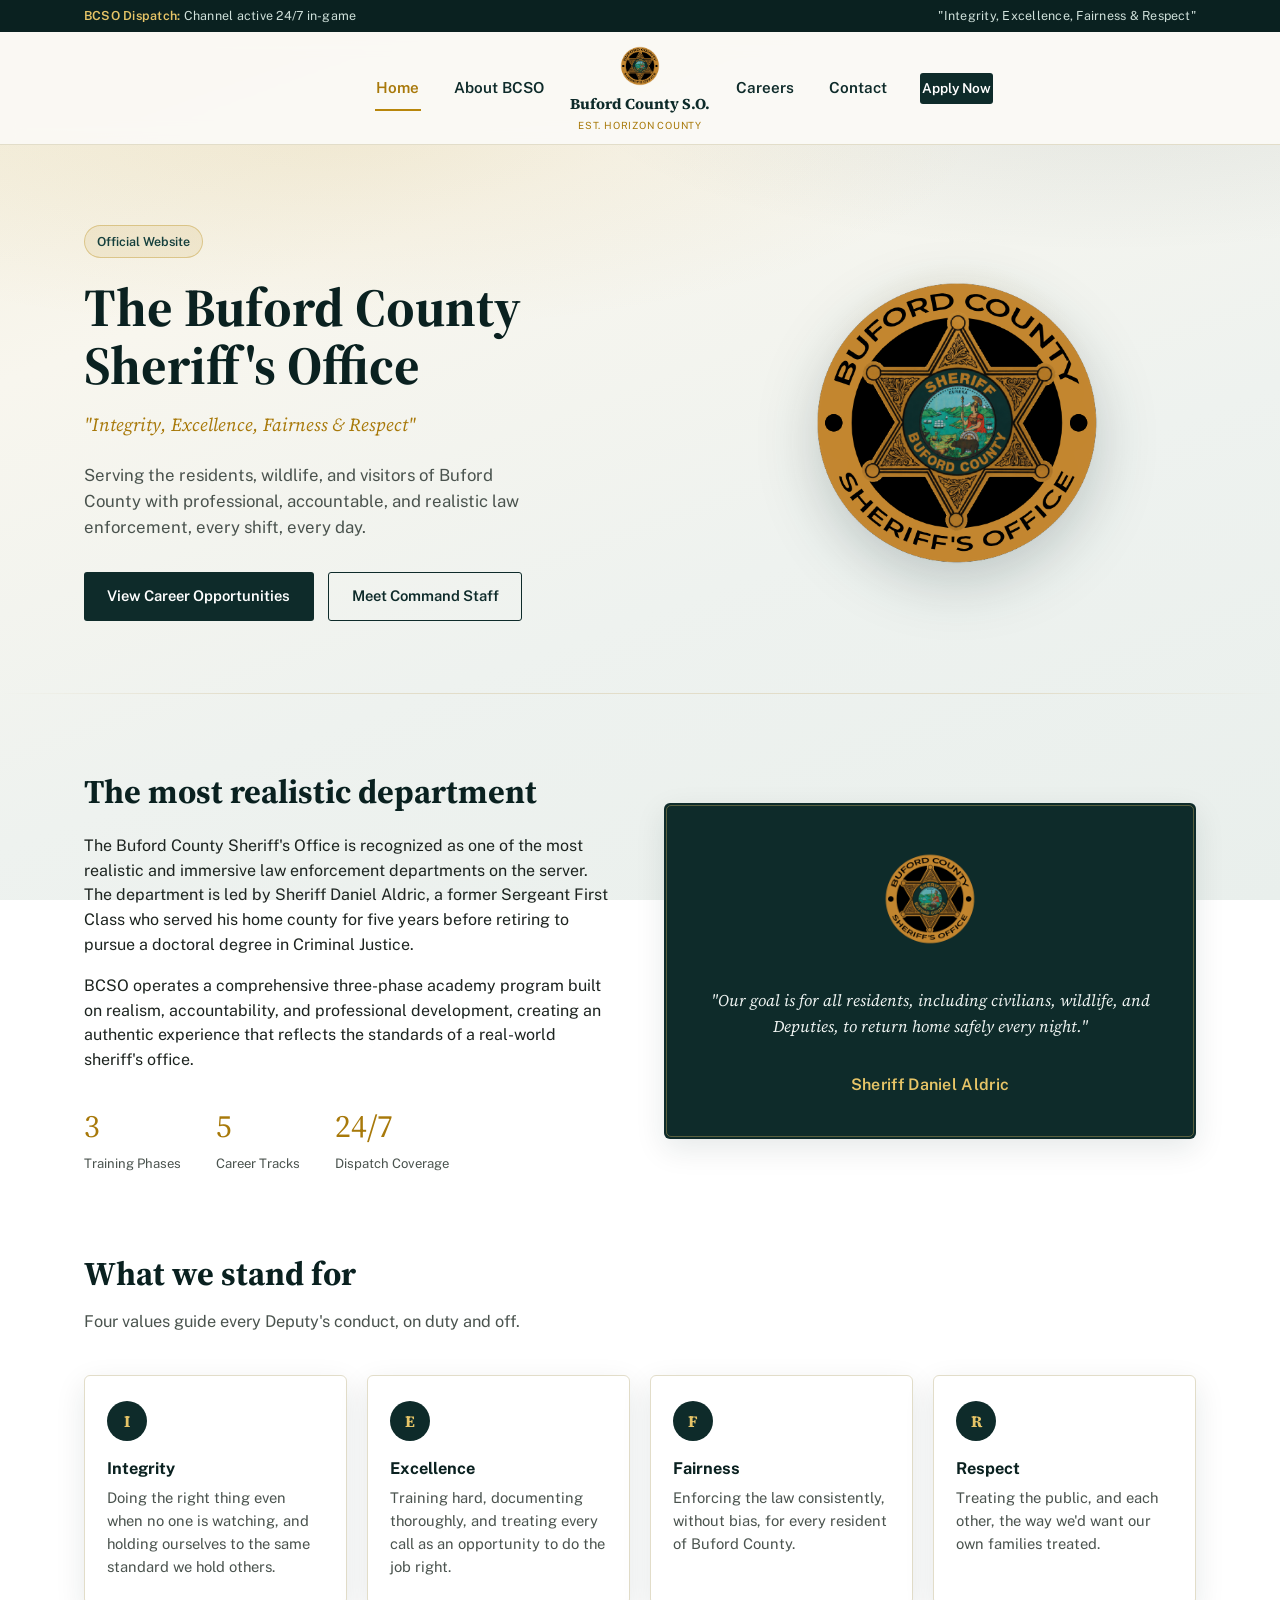
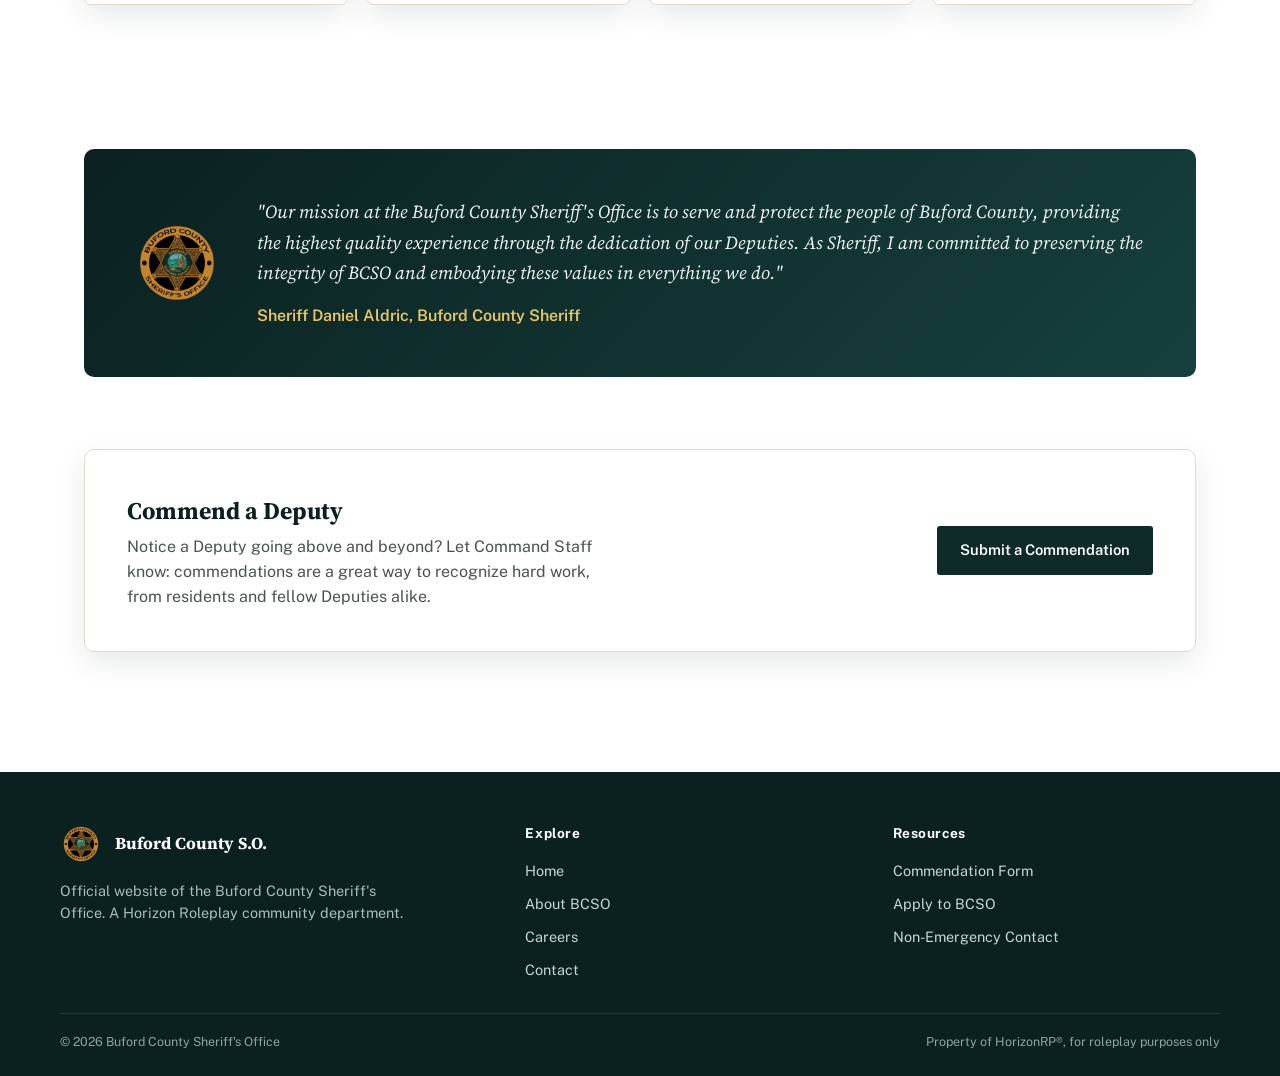
<file: index.html>
<!doctype html>
<html lang="en">
<head>
<meta charset="UTF-8">
<meta name="viewport" content="width=device-width, initial-scale=1">
<title>Buford County Sheriff's Office</title>
<meta name="description" content="Official website of the Buford County Sheriff's Office. Integrity, Excellence, Fairness &amp; Respect.">
<link rel="icon" href="badge.png">
<link rel="preconnect" href="https://fonts.googleapis.com">
<link rel="preconnect" href="https://fonts.gstatic.com" crossorigin>
<link href="https://fonts.googleapis.com/css2?family=Source+Serif+4:opsz,wght@8..60,400;8..60,600;8..60,700&family=Public+Sans:wght@400;500;600;700&display=swap" rel="stylesheet">
<style>
/* =============================================================
   Buford County Sheriff's Office Stylesheet
   ============================================================= */

:root {
  --teal-950: #0a2120;
  --teal-900: #0e2b2a;
  --teal-800: #16403d;
  --teal-700: #1c4a47;
  --teal-600: #2f6560;
  --gold-700: #a8790a;
  --gold-600: #b8860b;
  --gold-500: #cf9d1f;
  --gold-300: #e6c467;
  --ink: #1c231f;
  --ink-soft: #4a534e;
  --paper: #fbfaf6;
  --line: #e2ddc9;
  --shadow: 0 10px 30px rgba(14, 43, 42, 0.10);

  --font-display: "Source Serif 4", "Cambria", Georgia, serif;
  --font-body: "Public Sans", "Calibri", Arial, sans-serif;
}

* { box-sizing: border-box; }

html {
  scroll-behavior: smooth;
}

body {
  margin: 0;
  font-family: var(--font-body);
  color: var(--ink);
  background: linear-gradient(160deg, #f4efdd 0%, #f8f6ee 28%, #eef2ef 62%, #e9efec 100%);
  background-attachment: fixed;
  line-height: 1.55;
  -webkit-font-smoothing: antialiased;
}

img { max-width: 100%; display: block; }

a { color: inherit; text-decoration: none; }

.container {
  width: 100%;
  max-width: 1160px;
  margin: 0 auto;
  padding: 0 1.5rem;
}

/* -------------------------------------------------------------
   Skip link / focus states
   ------------------------------------------------------------- */
.skip-link {
  position: absolute;
  left: -999px;
  top: 0;
  background: var(--teal-900);
  color: #fff;
  padding: 0.75rem 1.25rem;
  z-index: 999;
  border-radius: 0 0 8px 0;
}
.skip-link:focus { left: 0; }

:focus-visible {
  outline: 2px solid var(--gold-600);
  outline-offset: 2px;
}

/* -------------------------------------------------------------
   Top bar (badge notice strip)
   ------------------------------------------------------------- */
.topbar {
  background: var(--teal-950);
  color: #cfe0da;
  font-size: 0.78rem;
  letter-spacing: 0.02em;
}
.topbar .container {
  display: flex;
  justify-content: space-between;
  align-items: center;
  padding-top: 0.4rem;
  padding-bottom: 0.4rem;
  gap: 1rem;
  flex-wrap: wrap;
}
.topbar strong { color: var(--gold-300); font-weight: 600; }

/* -------------------------------------------------------------
   Primary navigation, logo centered between tab groups
   ------------------------------------------------------------- */
.site-header {
  position: sticky;
  top: 0;
  z-index: 100;
  background: rgba(251, 250, 246, 0.86);
  backdrop-filter: blur(10px);
  border-bottom: 1px solid var(--line);
}

.nav {
  display: grid;
  grid-template-columns: 1fr auto 1fr;
  align-items: center;
  padding: 0.7rem 0;
  gap: 1rem;
}

.nav-group {
  display: flex;
  align-items: center;
  gap: 2rem;
  font-size: 0.95rem;
  font-weight: 600;
  color: var(--teal-900);
}
.nav-group.left { justify-content: flex-end; }
.nav-group.right { justify-content: flex-start; }

.nav-group a {
  position: relative;
  padding: 0.3rem 0.1rem;
  transition: color 0.15s ease;
}
.nav-group a:hover { color: var(--gold-700); }
.nav-group a[aria-current="page"] { color: var(--gold-700); }
.nav-group a[aria-current="page"]::after {
  content: "";
  position: absolute;
  left: 0; right: 0; bottom: -6px;
  height: 2px;
  background: var(--gold-600);
}

.brand {
  display: flex;
  flex-direction: column;
  align-items: center;
  gap: 0.15rem;
  text-align: center;
  padding: 0 0.5rem;
}
.brand img { width: 46px; height: 46px; }
.brand .brand-name {
  font-family: var(--font-display);
  font-weight: 700;
  font-size: 0.95rem;
  color: var(--teal-900);
  white-space: nowrap;
}
.brand .brand-tag {
  font-size: 0.62rem;
  letter-spacing: 0.08em;
  color: var(--gold-700);
  white-space: nowrap;
}

.nav-cta {
  background: var(--teal-900);
  color: #fff !important;
  padding: 0.5rem 1.05rem;
  border-radius: 3px;
  font-size: 0.85rem;
  font-weight: 600;
}
.nav-cta:hover { background: var(--gold-600); color: var(--teal-950) !important; }

.nav-toggle {
  display: none;
  background: none;
  border: 1px solid var(--line);
  border-radius: 6px;
  padding: 0.4rem 0.6rem;
  font-size: 1.1rem;
  color: var(--teal-900);
}

@media (max-width: 780px) {
  .nav { grid-template-columns: auto 1fr auto; position: relative; }
  .nav-group { display: none; }
  .nav-toggle { display: inline-flex; }
  .brand { flex-direction: row; }
  body.nav-open .nav-group {
    display: flex;
    position: static;
    background: var(--paper);
    flex-direction: column;
    align-items: flex-start;
    padding: 0.9rem 1.5rem;
    gap: 0.9rem;
    width: 100%;
  }
  body.nav-open .nav-group.left { order: 3; padding-bottom: 0.4rem; }
  body.nav-open .nav-group.right { order: 4; padding-top: 0; border-top: 1px solid var(--line); }
  body.nav-open .nav {
    position: absolute;
    top: 0; left: 0; right: 0;
    flex-wrap: wrap;
    background: var(--paper);
    border-bottom: 1px solid var(--line);
    box-shadow: var(--shadow);
    display: flex;
    padding-bottom: 0.5rem;
  }
  body.nav-open .brand { order: 1; flex: 1; }
  body.nav-open .nav-toggle { order: 2; }
}

/* -------------------------------------------------------------
   Hero
   ------------------------------------------------------------- */
.hero {
  position: relative;
  padding: 5rem 0 4.5rem;
  overflow: hidden;
}
.hero::before {
  content: "";
  position: absolute;
  inset: -20% -10% auto -10%;
  height: 480px;
  background: radial-gradient(60% 60% at 30% 20%, rgba(184,134,11,0.10), transparent 70%),
              radial-gradient(50% 50% at 80% 10%, rgba(14,43,42,0.08), transparent 70%);
  pointer-events: none;
}
.hero-inner {
  position: relative;
  display: grid;
  grid-template-columns: 1.1fr 0.9fr;
  gap: 3rem;
  align-items: center;
}
.eyebrow-badge {
  display: inline-flex;
  align-items: center;
  gap: 0.5rem;
  font-size: 0.78rem;
  font-weight: 600;
  color: var(--teal-800);
  background: rgba(184,134,11,0.10);
  border: 1px solid rgba(184,134,11,0.35);
  padding: 0.35rem 0.75rem;
  border-radius: 999px;
  margin-bottom: 1.25rem;
}
.hero h1 {
  font-family: var(--font-display);
  font-size: clamp(2.3rem, 4.2vw, 3.4rem);
  line-height: 1.08;
  margin: 0 0 1.1rem;
  color: var(--teal-950);
}
.hero .motto {
  font-family: var(--font-display);
  font-style: italic;
  font-size: 1.15rem;
  color: var(--gold-700);
  margin: 0 0 1.4rem;
}
.hero p.lede {
  font-size: 1.05rem;
  color: var(--ink-soft);
  max-width: 46ch;
  margin: 0 0 2rem;
}
.hero-actions { display: flex; gap: 0.9rem; flex-wrap: wrap; }

.btn {
  display: inline-block;
  padding: 0.75rem 1.4rem;
  border-radius: 3px;
  font-weight: 600;
  font-size: 0.92rem;
  border: 1.5px solid transparent;
  transition: transform 0.15s ease, box-shadow 0.15s ease, background 0.15s ease;
}
.btn-primary { background: var(--teal-900); color: #fff; }
.btn-primary:hover { background: var(--gold-600); color: var(--teal-950); transform: translateY(-1px); }
.btn-ghost { border-color: var(--teal-900); color: var(--teal-900); }
.btn-ghost:hover { background: var(--teal-900); color: #fff; }

.hero-badge-frame {
  position: relative;
  justify-self: center;
  width: min(340px, 80%);
}
.hero-badge-frame::before {
  content: "";
  position: absolute;
  inset: -10%;
  border-radius: 50%;
  background: radial-gradient(50% 50% at 50% 45%, rgba(184,134,11,0.16), transparent 70%);
}
.hero-badge-frame img { position: relative; width: 100%; filter: drop-shadow(0 18px 30px rgba(14,43,42,0.22)); }

/* -------------------------------------------------------------
   Section scaffolding
   ------------------------------------------------------------- */
section { padding: 4.5rem 0; }
.section-tight { padding: 3rem 0; }
.section-head { max-width: 62ch; margin-bottom: 2.5rem; }
.section-head h2 {
  font-family: var(--font-display);
  font-size: clamp(1.7rem, 2.6vw, 2.2rem);
  color: var(--teal-950);
  margin: 0 0 0.6rem;
}
.section-head p { color: var(--ink-soft); margin: 0; font-size: 1.02rem; }

.divider {
  height: 1px;
  background: linear-gradient(90deg, transparent, var(--line) 20%, var(--line) 80%, transparent);
  border: none;
  margin: 0;
}

/* -------------------------------------------------------------
   About / two-column
   ------------------------------------------------------------- */
.about-grid {
  display: grid;
  grid-template-columns: 1fr 1fr;
  gap: 3rem;
  align-items: center;
}
.about-grid .stat-row {
  display: flex;
  gap: 2.2rem;
  margin-top: 1.8rem;
}
.stat-num {
  font-family: var(--font-display);
  font-size: 2rem;
  color: var(--gold-700);
  display: block;
}
.stat-label { font-size: 0.82rem; color: var(--ink-soft); }

.photo-card {
  background: var(--teal-900);
  border-radius: 6px;
  padding: 2px;
  box-shadow: var(--shadow);
}
.photo-card .inner {
  border-radius: 5px;
  border: 1px solid rgba(230, 196, 103, 0.35);
  padding: 2.4rem;
  display: flex;
  flex-direction: column;
  align-items: center;
  gap: 1.1rem;
  text-align: center;
  color: #eef3f1;
}
.photo-card img { width: 108px; }
.photo-card .quote {
  font-family: var(--font-display);
  font-style: italic;
  font-size: 1.02rem;
  line-height: 1.6;
}
.photo-card .signature { color: var(--gold-300); font-weight: 600; letter-spacing: 0.02em; }

/* -------------------------------------------------------------
   Value pillars
   ------------------------------------------------------------- */
.pillars {
  display: grid;
  grid-template-columns: repeat(4, 1fr);
  gap: 1.25rem;
}
.pillar {
  background: #fff;
  border: 1px solid var(--line);
  border-radius: 6px;
  padding: 1.6rem 1.4rem;
  box-shadow: var(--shadow);
}
.pillar .glyph {
  width: 40px; height: 40px;
  border-radius: 50%;
  background: var(--teal-900);
  color: var(--gold-300);
  display: flex; align-items: center; justify-content: center;
  font-family: var(--font-display);
  font-weight: 700;
  margin-bottom: 0.9rem;
}
.pillar h3 { font-size: 1.02rem; margin: 0 0 0.4rem; color: var(--teal-950); }
.pillar p { margin: 0; font-size: 0.92rem; color: var(--ink-soft); }

/* -------------------------------------------------------------
   Sheriff message banner
   ------------------------------------------------------------- */
.message-banner {
  background: linear-gradient(135deg, var(--teal-950), var(--teal-800));
  color: #eef3f1;
  border-radius: 10px;
  padding: 3rem;
  display: grid;
  grid-template-columns: auto 1fr;
  gap: 2.2rem;
  align-items: center;
}
.message-banner img { width: 90px; }
.message-banner blockquote {
  margin: 0 0 1rem;
  font-family: var(--font-display);
  font-style: italic;
  font-size: 1.15rem;
  line-height: 1.65;
}
.message-banner cite {
  font-style: normal;
  font-weight: 600;
  color: var(--gold-300);
}

/* -------------------------------------------------------------
   Cards (careers / command staff / info)
   ------------------------------------------------------------- */
.card-grid {
  display: grid;
  grid-template-columns: repeat(3, 1fr);
  gap: 1.5rem;
}
.card {
  background: #fff;
  border: 1px solid var(--line);
  border-radius: 8px;
  overflow: hidden;
  box-shadow: var(--shadow);
  display: flex;
  flex-direction: column;
}
.card .card-top {
  background: var(--teal-900);
  color: var(--gold-300);
  font-size: 0.72rem;
  font-weight: 700;
  letter-spacing: 0.06em;
  padding: 0.5rem 1.1rem;
}
.card .card-body { padding: 1.4rem 1.1rem 1.6rem; flex: 1; display: flex; flex-direction: column; }
.card h3 { margin: 0 0 0.5rem; font-size: 1.08rem; color: var(--teal-950); }
.card p { margin: 0; color: var(--ink-soft); font-size: 0.92rem; flex: 1; }
.card .card-foot {
  margin-top: 1rem;
  font-size: 0.82rem;
  font-weight: 600;
  color: var(--gold-700);
}

/* Staff cards */
.staff-card {
  background: #fff;
  border: 1px solid var(--line);
  border-radius: 8px;
  padding: 1.8rem;
  text-align: center;
  box-shadow: var(--shadow);
}
.staff-photo {
  width: 84px; height: 84px;
  margin: 0 auto 1rem;
  border-radius: 50%;
  background: radial-gradient(circle at 35% 30%, var(--teal-700), var(--teal-950));
  display: flex; align-items: center; justify-content: center;
}
.staff-photo img { width: 52px; opacity: 0.92; }
.staff-card h3 { margin: 0 0 0.2rem; font-size: 1.05rem; color: var(--teal-950); }
.staff-card .rank { color: var(--gold-700); font-size: 0.82rem; font-weight: 700; margin-bottom: 0.4rem; }
.staff-card .since { color: var(--ink-soft); font-size: 0.82rem; }
.staff-card.vacant { opacity: 0.6; }
.staff-card.vacant .staff-photo { background: #e9e5d4; }

/* -------------------------------------------------------------
   CTA band
   ------------------------------------------------------------- */
.cta-band {
  background: #fff;
  border: 1px solid var(--line);
  border-radius: 10px;
  padding: 2.6rem;
  display: flex;
  align-items: center;
  justify-content: space-between;
  gap: 2rem;
  flex-wrap: wrap;
  box-shadow: var(--shadow);
}
.cta-band h2 { font-family: var(--font-display); margin: 0 0 0.4rem; font-size: 1.5rem; color: var(--teal-950); }
.cta-band p { margin: 0; color: var(--ink-soft); max-width: 48ch; }

/* -------------------------------------------------------------
   Page hero (interior pages)
   ------------------------------------------------------------- */
.page-hero {
  padding: 3.6rem 0 2.6rem;
  border-bottom: 1px solid var(--line);
}
.page-hero .eyebrow-badge { margin-bottom: 1rem; }
.page-hero h1 {
  font-family: var(--font-display);
  font-size: clamp(2rem, 3.6vw, 2.8rem);
  color: var(--teal-950);
  margin: 0 0 0.7rem;
}
.page-hero p { color: var(--ink-soft); max-width: 60ch; margin: 0; font-size: 1.02rem; }

/* -------------------------------------------------------------
   Contact page
   ------------------------------------------------------------- */
.contact-grid {
  display: grid;
  grid-template-columns: 1fr 1fr;
  gap: 2.5rem;
}
.info-list { list-style: none; margin: 0; padding: 0; display: grid; gap: 1.1rem; }
.info-list li { display: flex; gap: 0.9rem; }
.info-list .glyph {
  width: 36px; height: 36px; flex: none;
  border-radius: 50%;
  background: var(--teal-900);
  color: var(--gold-300);
  display: flex; align-items: center; justify-content: center;
  font-family: var(--font-display); font-weight: 700; font-size: 0.85rem;
}
.info-list h4 { margin: 0 0 0.15rem; font-size: 0.95rem; color: var(--teal-950); }
.info-list p { margin: 0; color: var(--ink-soft); font-size: 0.9rem; }

.form-card {
  background: #fff;
  border: 1px solid var(--line);
  border-radius: 8px;
  padding: 2rem;
  box-shadow: var(--shadow);
}
.form-row { margin-bottom: 1.1rem; display: flex; flex-direction: column; gap: 0.4rem; }
.form-row label { font-size: 0.85rem; font-weight: 600; color: var(--teal-900); }
.form-row input, .form-row select, .form-row textarea {
  border: 1px solid var(--line);
  border-radius: 4px;
  padding: 0.65rem 0.8rem;
  font-family: var(--font-body);
  font-size: 0.92rem;
  background: var(--paper);
}
.form-row textarea { resize: vertical; min-height: 110px; }
.form-note { font-size: 0.8rem; color: var(--ink-soft); margin-top: 0.8rem; }

/* -------------------------------------------------------------
   Footer
   ------------------------------------------------------------- */
.site-footer {
  background: var(--teal-950);
  color: #c7d6d0;
  margin-top: 3rem;
}
.footer-grid {
  display: grid;
  grid-template-columns: 1.3fr 1fr 1fr;
  gap: 2.5rem;
  padding: 3.2rem 0 2rem;
}
.footer-brand { display: flex; align-items: center; gap: 0.8rem; margin-bottom: 0.9rem; }
.footer-brand img { width: 42px; }
.footer-brand span { font-family: var(--font-display); font-weight: 700; color: #fff; font-size: 1.05rem; }
.site-footer h4 { color: #fff; font-size: 0.85rem; letter-spacing: 0.04em; margin: 0 0 1rem; }
.site-footer ul { list-style: none; margin: 0; padding: 0; display: grid; gap: 0.65rem; font-size: 0.9rem; }
.site-footer a:hover { color: var(--gold-300); }
.site-footer p { font-size: 0.9rem; color: #a9beb6; max-width: 40ch; }
.footer-bottom {
  border-top: 1px solid rgba(255,255,255,0.1);
  padding: 1.1rem 0 1.6rem;
  font-size: 0.78rem;
  color: #90a49d;
  display: flex;
  justify-content: space-between;
  flex-wrap: wrap;
  gap: 0.5rem;
}

/* -------------------------------------------------------------
   Responsive
   ------------------------------------------------------------- */
@media (max-width: 900px) {
  .hero-inner { grid-template-columns: 1fr; }
  .hero-badge-frame { order: -1; width: 200px; }
  .about-grid { grid-template-columns: 1fr; }
  .pillars { grid-template-columns: repeat(2, 1fr); }
  .card-grid { grid-template-columns: repeat(2, 1fr); }
  .message-banner { grid-template-columns: 1fr; text-align: center; }
  .message-banner img { margin: 0 auto; }
  .footer-grid { grid-template-columns: 1fr 1fr; }
  .contact-grid { grid-template-columns: 1fr; }
}
@media (max-width: 620px) {
  .pillars { grid-template-columns: 1fr; }
  .card-grid { grid-template-columns: 1fr; }
  .footer-grid { grid-template-columns: 1fr; }
  .cta-band { flex-direction: column; align-items: flex-start; }
}

@media (prefers-reduced-motion: reduce) {
  * { scroll-behavior: auto !important; transition: none !important; }
}

</style>
</head>
<body>
<a class="skip-link" href="#main">Skip to main content</a>

<div class="topbar">
  <div class="container">
    <span><strong>BCSO Dispatch:</strong> Channel active 24/7 in-game</span>
    <span>"Integrity, Excellence, Fairness &amp; Respect"</span>
  </div>
</div>

<header class="site-header">
  <nav class="nav container" aria-label="Primary">
    <div class="nav-group left">
      <a href="index.html" aria-current="page">Home</a>
      <a href="about.html">About BCSO</a>
    </div>

    <a class="brand" href="index.html">
      <img src="badge.png" alt="Buford County Sheriff's Office badge">
      <span class="brand-name">Buford County S.O.</span>
      <span class="brand-tag">EST. HORIZON COUNTY</span>
    </a>

    <div class="nav-group right">
      <a href="careers.html">Careers</a>
      <a href="contact.html">Contact</a>
      <a class="nav-cta" href="careers.html">Apply Now</a>
    </div>

    <button class="nav-toggle" aria-label="Toggle navigation" aria-expanded="false">&#9776;</button>
  </nav>
</header>

<main id="main">

  <!-- HERO -->
  <section class="hero">
    <div class="container hero-inner">
      <div>
        <span class="eyebrow-badge">Official Website</span>
        <h1>The Buford County Sheriff's Office</h1>
        <p class="motto">"Integrity, Excellence, Fairness &amp; Respect"</p>
        <p class="lede">Serving the residents, wildlife, and visitors of Buford County with professional, accountable, and realistic law enforcement, every shift, every day.</p>
        <div class="hero-actions">
          <a class="btn btn-primary" href="careers.html">View Career Opportunities</a>
          <a class="btn btn-ghost" href="about.html">Meet Command Staff</a>
        </div>
      </div>
      <div class="hero-badge-frame">
        <img src="badge.png" alt="">
      </div>
    </div>
  </section>

  <hr class="divider">

  <!-- ABOUT -->
  <section id="about">
    <div class="container about-grid">
      <div>
        <div class="section-head" style="margin-bottom:1rem;">
          <h2>The most realistic department</h2>
        </div>
        <p>The Buford County Sheriff's Office is recognized as one of the most realistic and immersive law enforcement departments on the server. The department is led by Sheriff Daniel Aldric, a former Sergeant First Class who served his home county for five years before retiring to pursue a doctoral degree in Criminal Justice.</p>
        <p>BCSO operates a comprehensive three-phase academy program built on realism, accountability, and professional development, creating an authentic experience that reflects the standards of a real-world sheriff's office.</p>
        <div class="stat-row">
          <div><span class="stat-num">3</span><span class="stat-label">Training Phases</span></div>
          <div><span class="stat-num">5</span><span class="stat-label">Career Tracks</span></div>
          <div><span class="stat-num">24/7</span><span class="stat-label">Dispatch Coverage</span></div>
        </div>
      </div>
      <div class="photo-card">
        <div class="inner">
          <img src="badge.png" alt="">
          <p class="quote">"Our goal is for all residents, including civilians, wildlife, and Deputies, to return home safely every night."</p>
          <span class="signature">Sheriff Daniel Aldric</span>
        </div>
      </div>
    </div>
  </section>

  <!-- VALUES -->
  <section style="padding-top:0;">
    <div class="container">
      <div class="section-head">
        <h2>What we stand for</h2>
        <p>Four values guide every Deputy's conduct, on duty and off.</p>
      </div>
      <div class="pillars">
        <div class="pillar">
          <div class="glyph">I</div>
          <h3>Integrity</h3>
          <p>Doing the right thing even when no one is watching, and holding ourselves to the same standard we hold others.</p>
        </div>
        <div class="pillar">
          <div class="glyph">E</div>
          <h3>Excellence</h3>
          <p>Training hard, documenting thoroughly, and treating every call as an opportunity to do the job right.</p>
        </div>
        <div class="pillar">
          <div class="glyph">F</div>
          <h3>Fairness</h3>
          <p>Enforcing the law consistently, without bias, for every resident of Buford County.</p>
        </div>
        <div class="pillar">
          <div class="glyph">R</div>
          <h3>Respect</h3>
          <p>Treating the public, and each other, the way we'd want our own families treated.</p>
        </div>
      </div>
    </div>
  </section>

  <!-- SHERIFF MESSAGE -->
  <section>
    <div class="container">
      <div class="message-banner">
        <img src="badge.png" alt="">
        <div>
          <blockquote>"Our mission at the Buford County Sheriff's Office is to serve and protect the people of Buford County, providing the highest quality experience through the dedication of our Deputies. As Sheriff, I am committed to preserving the integrity of BCSO and embodying these values in everything we do."</blockquote>
          <cite>Sheriff Daniel Aldric, Buford County Sheriff</cite>
        </div>
      </div>
    </div>
  </section>

  <!-- COMMENDATION CTA -->
  <section style="padding-top:0;">
    <div class="container">
      <div class="cta-band">
        <div>
          <h2>Commend a Deputy</h2>
          <p>Notice a Deputy going above and beyond? Let Command Staff know: commendations are a great way to recognize hard work, from residents and fellow Deputies alike.</p>
        </div>
        <a class="btn btn-primary" href="https://forms.gle/hosHaEN6hjh6NiJx9" target="_blank" rel="noopener">Submit a Commendation</a>
      </div>
    </div>
  </section>

</main>

<footer class="site-footer">
  <div class="container footer-grid">
    <div>
      <div class="footer-brand">
        <img src="badge.png" alt="">
        <span>Buford County S.O.</span>
      </div>
      <p>Official website of the Buford County Sheriff's Office. A Horizon Roleplay community department.</p>
    </div>
    <div>
      <h4>Explore</h4>
      <ul>
        <li><a href="index.html">Home</a></li>
        <li><a href="about.html">About BCSO</a></li>
        <li><a href="careers.html">Careers</a></li>
        <li><a href="contact.html">Contact</a></li>
      </ul>
    </div>
    <div>
      <h4>Resources</h4>
      <ul>
        <li><a href="https://forms.gle/hosHaEN6hjh6NiJx9" target="_blank" rel="noopener">Commendation Form</a></li>
        <li><a href="careers.html">Apply to BCSO</a></li>
        <li><a href="contact.html">Non-Emergency Contact</a></li>
      </ul>
    </div>
  </div>
  <div class="container footer-bottom">
    <span>&copy; <span data-year></span> Buford County Sheriff's Office</span>
    <span>Property of HorizonRP&reg;, for roleplay purposes only</span>
  </div>
</footer>

<script>
document.addEventListener("DOMContentLoaded", function () {
  var toggle = document.querySelector(".nav-toggle");
  if (toggle) {
    toggle.addEventListener("click", function () {
      var isOpen = document.body.classList.toggle("nav-open");
      toggle.setAttribute("aria-expanded", isOpen ? "true" : "false");
    });
  }

  var yearEl = document.querySelector("[data-year]");
  if (yearEl) {
    yearEl.textContent = new Date().getFullYear();
  }
});

</script>
</body>
</html>
</file>
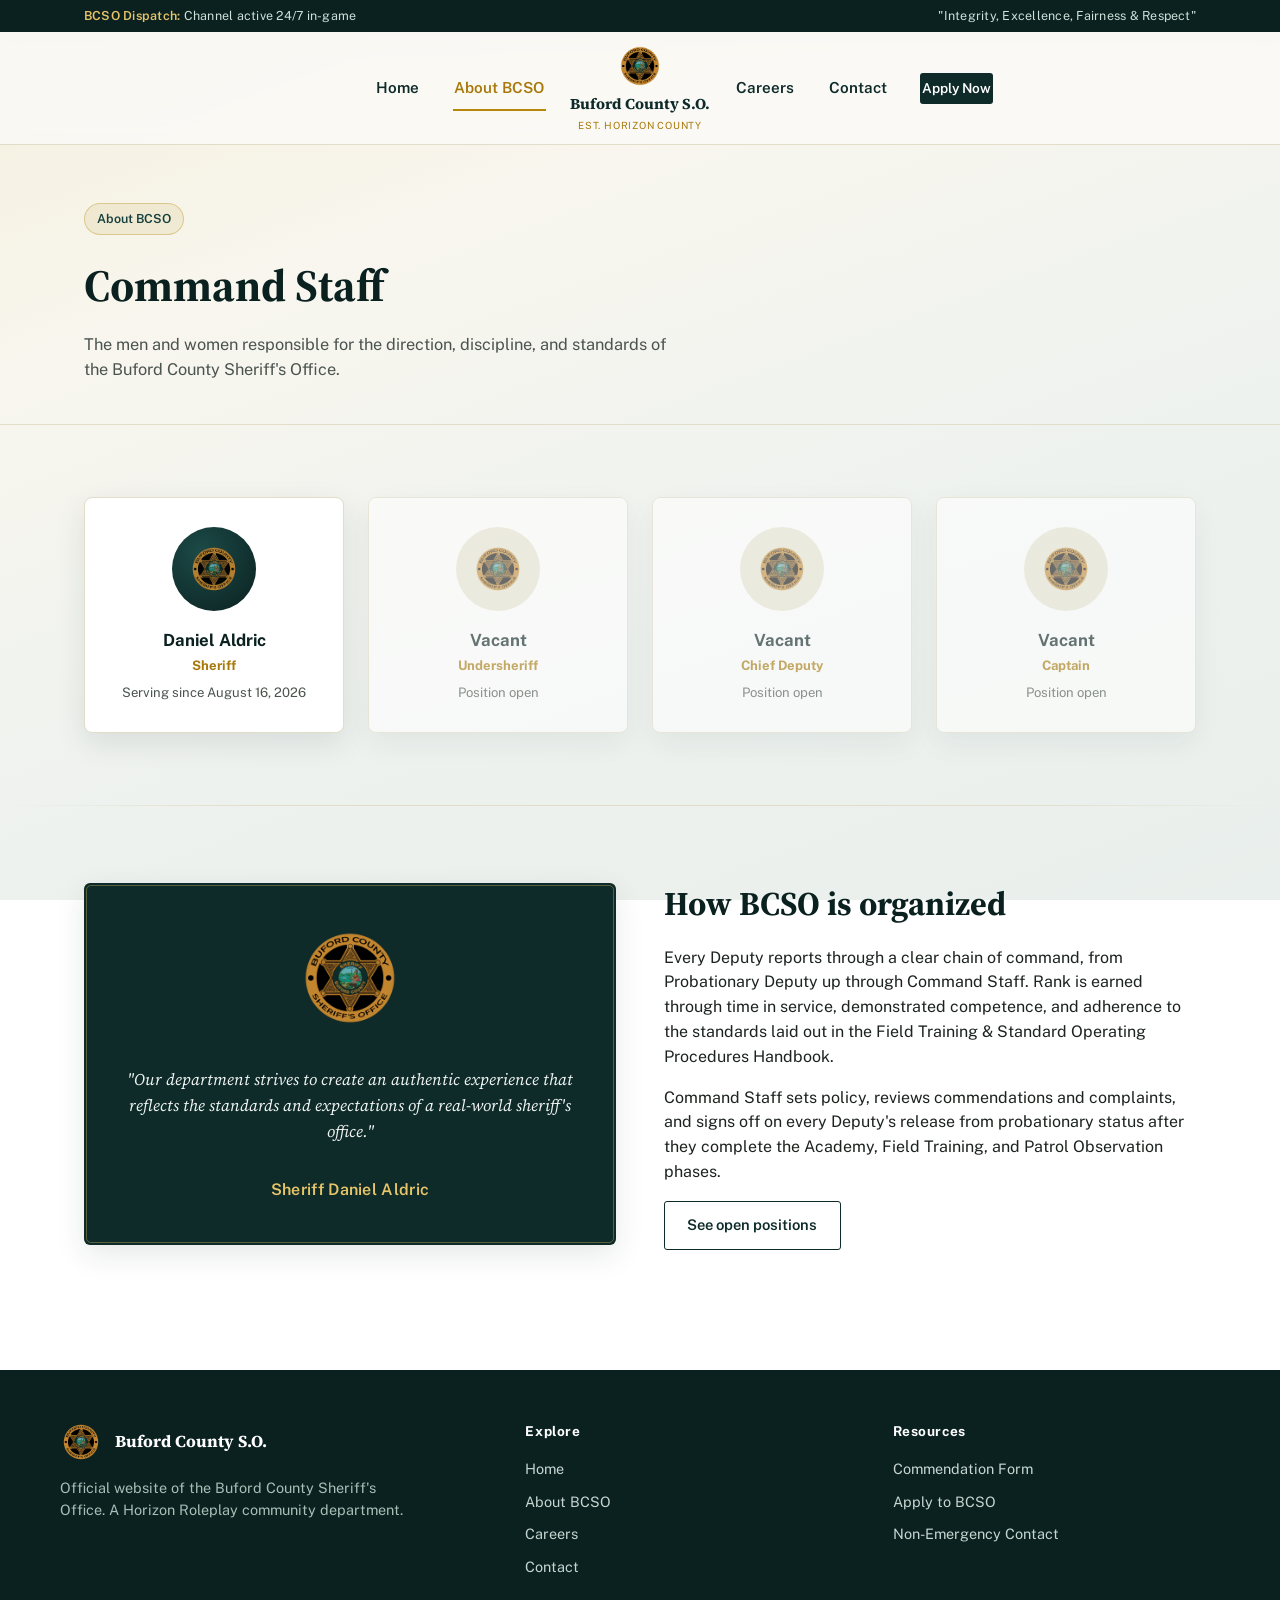
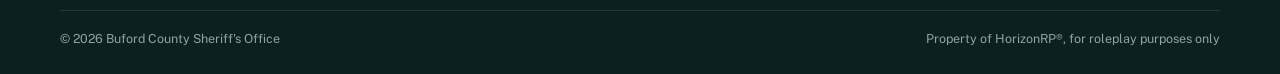
<file: about.html>
<!doctype html>
<html lang="en">
<head>
<meta charset="UTF-8">
<meta name="viewport" content="width=device-width, initial-scale=1">
<title>About BCSO | Command Staff</title>
<meta name="description" content="Meet the command staff of the Buford County Sheriff's Office.">
<link rel="icon" href="badge.png">
<link rel="preconnect" href="https://fonts.googleapis.com">
<link rel="preconnect" href="https://fonts.gstatic.com" crossorigin>
<link href="https://fonts.googleapis.com/css2?family=Source+Serif+4:opsz,wght@8..60,400;8..60,600;8..60,700&family=Public+Sans:wght@400;500;600;700&display=swap" rel="stylesheet">
<style>
/* =============================================================
   Buford County Sheriff's Office Stylesheet
   ============================================================= */

:root {
  --teal-950: #0a2120;
  --teal-900: #0e2b2a;
  --teal-800: #16403d;
  --teal-700: #1c4a47;
  --teal-600: #2f6560;
  --gold-700: #a8790a;
  --gold-600: #b8860b;
  --gold-500: #cf9d1f;
  --gold-300: #e6c467;
  --ink: #1c231f;
  --ink-soft: #4a534e;
  --paper: #fbfaf6;
  --line: #e2ddc9;
  --shadow: 0 10px 30px rgba(14, 43, 42, 0.10);

  --font-display: "Source Serif 4", "Cambria", Georgia, serif;
  --font-body: "Public Sans", "Calibri", Arial, sans-serif;
}

* { box-sizing: border-box; }

html {
  scroll-behavior: smooth;
}

body {
  margin: 0;
  font-family: var(--font-body);
  color: var(--ink);
  background: linear-gradient(160deg, #f4efdd 0%, #f8f6ee 28%, #eef2ef 62%, #e9efec 100%);
  background-attachment: fixed;
  line-height: 1.55;
  -webkit-font-smoothing: antialiased;
}

img { max-width: 100%; display: block; }

a { color: inherit; text-decoration: none; }

.container {
  width: 100%;
  max-width: 1160px;
  margin: 0 auto;
  padding: 0 1.5rem;
}

/* -------------------------------------------------------------
   Skip link / focus states
   ------------------------------------------------------------- */
.skip-link {
  position: absolute;
  left: -999px;
  top: 0;
  background: var(--teal-900);
  color: #fff;
  padding: 0.75rem 1.25rem;
  z-index: 999;
  border-radius: 0 0 8px 0;
}
.skip-link:focus { left: 0; }

:focus-visible {
  outline: 2px solid var(--gold-600);
  outline-offset: 2px;
}

/* -------------------------------------------------------------
   Top bar (badge notice strip)
   ------------------------------------------------------------- */
.topbar {
  background: var(--teal-950);
  color: #cfe0da;
  font-size: 0.78rem;
  letter-spacing: 0.02em;
}
.topbar .container {
  display: flex;
  justify-content: space-between;
  align-items: center;
  padding-top: 0.4rem;
  padding-bottom: 0.4rem;
  gap: 1rem;
  flex-wrap: wrap;
}
.topbar strong { color: var(--gold-300); font-weight: 600; }

/* -------------------------------------------------------------
   Primary navigation, logo centered between tab groups
   ------------------------------------------------------------- */
.site-header {
  position: sticky;
  top: 0;
  z-index: 100;
  background: rgba(251, 250, 246, 0.86);
  backdrop-filter: blur(10px);
  border-bottom: 1px solid var(--line);
}

.nav {
  display: grid;
  grid-template-columns: 1fr auto 1fr;
  align-items: center;
  padding: 0.7rem 0;
  gap: 1rem;
}

.nav-group {
  display: flex;
  align-items: center;
  gap: 2rem;
  font-size: 0.95rem;
  font-weight: 600;
  color: var(--teal-900);
}
.nav-group.left { justify-content: flex-end; }
.nav-group.right { justify-content: flex-start; }

.nav-group a {
  position: relative;
  padding: 0.3rem 0.1rem;
  transition: color 0.15s ease;
}
.nav-group a:hover { color: var(--gold-700); }
.nav-group a[aria-current="page"] { color: var(--gold-700); }
.nav-group a[aria-current="page"]::after {
  content: "";
  position: absolute;
  left: 0; right: 0; bottom: -6px;
  height: 2px;
  background: var(--gold-600);
}

.brand {
  display: flex;
  flex-direction: column;
  align-items: center;
  gap: 0.15rem;
  text-align: center;
  padding: 0 0.5rem;
}
.brand img { width: 46px; height: 46px; }
.brand .brand-name {
  font-family: var(--font-display);
  font-weight: 700;
  font-size: 0.95rem;
  color: var(--teal-900);
  white-space: nowrap;
}
.brand .brand-tag {
  font-size: 0.62rem;
  letter-spacing: 0.08em;
  color: var(--gold-700);
  white-space: nowrap;
}

.nav-cta {
  background: var(--teal-900);
  color: #fff !important;
  padding: 0.5rem 1.05rem;
  border-radius: 3px;
  font-size: 0.85rem;
  font-weight: 600;
}
.nav-cta:hover { background: var(--gold-600); color: var(--teal-950) !important; }

.nav-toggle {
  display: none;
  background: none;
  border: 1px solid var(--line);
  border-radius: 6px;
  padding: 0.4rem 0.6rem;
  font-size: 1.1rem;
  color: var(--teal-900);
}

@media (max-width: 780px) {
  .nav { grid-template-columns: auto 1fr auto; position: relative; }
  .nav-group { display: none; }
  .nav-toggle { display: inline-flex; }
  .brand { flex-direction: row; }
  body.nav-open .nav-group {
    display: flex;
    position: static;
    background: var(--paper);
    flex-direction: column;
    align-items: flex-start;
    padding: 0.9rem 1.5rem;
    gap: 0.9rem;
    width: 100%;
  }
  body.nav-open .nav-group.left { order: 3; padding-bottom: 0.4rem; }
  body.nav-open .nav-group.right { order: 4; padding-top: 0; border-top: 1px solid var(--line); }
  body.nav-open .nav {
    position: absolute;
    top: 0; left: 0; right: 0;
    flex-wrap: wrap;
    background: var(--paper);
    border-bottom: 1px solid var(--line);
    box-shadow: var(--shadow);
    display: flex;
    padding-bottom: 0.5rem;
  }
  body.nav-open .brand { order: 1; flex: 1; }
  body.nav-open .nav-toggle { order: 2; }
}

/* -------------------------------------------------------------
   Hero
   ------------------------------------------------------------- */
.hero {
  position: relative;
  padding: 5rem 0 4.5rem;
  overflow: hidden;
}
.hero::before {
  content: "";
  position: absolute;
  inset: -20% -10% auto -10%;
  height: 480px;
  background: radial-gradient(60% 60% at 30% 20%, rgba(184,134,11,0.10), transparent 70%),
              radial-gradient(50% 50% at 80% 10%, rgba(14,43,42,0.08), transparent 70%);
  pointer-events: none;
}
.hero-inner {
  position: relative;
  display: grid;
  grid-template-columns: 1.1fr 0.9fr;
  gap: 3rem;
  align-items: center;
}
.eyebrow-badge {
  display: inline-flex;
  align-items: center;
  gap: 0.5rem;
  font-size: 0.78rem;
  font-weight: 600;
  color: var(--teal-800);
  background: rgba(184,134,11,0.10);
  border: 1px solid rgba(184,134,11,0.35);
  padding: 0.35rem 0.75rem;
  border-radius: 999px;
  margin-bottom: 1.25rem;
}
.hero h1 {
  font-family: var(--font-display);
  font-size: clamp(2.3rem, 4.2vw, 3.4rem);
  line-height: 1.08;
  margin: 0 0 1.1rem;
  color: var(--teal-950);
}
.hero .motto {
  font-family: var(--font-display);
  font-style: italic;
  font-size: 1.15rem;
  color: var(--gold-700);
  margin: 0 0 1.4rem;
}
.hero p.lede {
  font-size: 1.05rem;
  color: var(--ink-soft);
  max-width: 46ch;
  margin: 0 0 2rem;
}
.hero-actions { display: flex; gap: 0.9rem; flex-wrap: wrap; }

.btn {
  display: inline-block;
  padding: 0.75rem 1.4rem;
  border-radius: 3px;
  font-weight: 600;
  font-size: 0.92rem;
  border: 1.5px solid transparent;
  transition: transform 0.15s ease, box-shadow 0.15s ease, background 0.15s ease;
}
.btn-primary { background: var(--teal-900); color: #fff; }
.btn-primary:hover { background: var(--gold-600); color: var(--teal-950); transform: translateY(-1px); }
.btn-ghost { border-color: var(--teal-900); color: var(--teal-900); }
.btn-ghost:hover { background: var(--teal-900); color: #fff; }

.hero-badge-frame {
  position: relative;
  justify-self: center;
  width: min(340px, 80%);
}
.hero-badge-frame::before {
  content: "";
  position: absolute;
  inset: -10%;
  border-radius: 50%;
  background: radial-gradient(50% 50% at 50% 45%, rgba(184,134,11,0.16), transparent 70%);
}
.hero-badge-frame img { position: relative; width: 100%; filter: drop-shadow(0 18px 30px rgba(14,43,42,0.22)); }

/* -------------------------------------------------------------
   Section scaffolding
   ------------------------------------------------------------- */
section { padding: 4.5rem 0; }
.section-tight { padding: 3rem 0; }
.section-head { max-width: 62ch; margin-bottom: 2.5rem; }
.section-head h2 {
  font-family: var(--font-display);
  font-size: clamp(1.7rem, 2.6vw, 2.2rem);
  color: var(--teal-950);
  margin: 0 0 0.6rem;
}
.section-head p { color: var(--ink-soft); margin: 0; font-size: 1.02rem; }

.divider {
  height: 1px;
  background: linear-gradient(90deg, transparent, var(--line) 20%, var(--line) 80%, transparent);
  border: none;
  margin: 0;
}

/* -------------------------------------------------------------
   About / two-column
   ------------------------------------------------------------- */
.about-grid {
  display: grid;
  grid-template-columns: 1fr 1fr;
  gap: 3rem;
  align-items: center;
}
.about-grid .stat-row {
  display: flex;
  gap: 2.2rem;
  margin-top: 1.8rem;
}
.stat-num {
  font-family: var(--font-display);
  font-size: 2rem;
  color: var(--gold-700);
  display: block;
}
.stat-label { font-size: 0.82rem; color: var(--ink-soft); }

.photo-card {
  background: var(--teal-900);
  border-radius: 6px;
  padding: 2px;
  box-shadow: var(--shadow);
}
.photo-card .inner {
  border-radius: 5px;
  border: 1px solid rgba(230, 196, 103, 0.35);
  padding: 2.4rem;
  display: flex;
  flex-direction: column;
  align-items: center;
  gap: 1.1rem;
  text-align: center;
  color: #eef3f1;
}
.photo-card img { width: 108px; }
.photo-card .quote {
  font-family: var(--font-display);
  font-style: italic;
  font-size: 1.02rem;
  line-height: 1.6;
}
.photo-card .signature { color: var(--gold-300); font-weight: 600; letter-spacing: 0.02em; }

/* -------------------------------------------------------------
   Value pillars
   ------------------------------------------------------------- */
.pillars {
  display: grid;
  grid-template-columns: repeat(4, 1fr);
  gap: 1.25rem;
}
.pillar {
  background: #fff;
  border: 1px solid var(--line);
  border-radius: 6px;
  padding: 1.6rem 1.4rem;
  box-shadow: var(--shadow);
}
.pillar .glyph {
  width: 40px; height: 40px;
  border-radius: 50%;
  background: var(--teal-900);
  color: var(--gold-300);
  display: flex; align-items: center; justify-content: center;
  font-family: var(--font-display);
  font-weight: 700;
  margin-bottom: 0.9rem;
}
.pillar h3 { font-size: 1.02rem; margin: 0 0 0.4rem; color: var(--teal-950); }
.pillar p { margin: 0; font-size: 0.92rem; color: var(--ink-soft); }

/* -------------------------------------------------------------
   Sheriff message banner
   ------------------------------------------------------------- */
.message-banner {
  background: linear-gradient(135deg, var(--teal-950), var(--teal-800));
  color: #eef3f1;
  border-radius: 10px;
  padding: 3rem;
  display: grid;
  grid-template-columns: auto 1fr;
  gap: 2.2rem;
  align-items: center;
}
.message-banner img { width: 90px; }
.message-banner blockquote {
  margin: 0 0 1rem;
  font-family: var(--font-display);
  font-style: italic;
  font-size: 1.15rem;
  line-height: 1.65;
}
.message-banner cite {
  font-style: normal;
  font-weight: 600;
  color: var(--gold-300);
}

/* -------------------------------------------------------------
   Cards (careers / command staff / info)
   ------------------------------------------------------------- */
.card-grid {
  display: grid;
  grid-template-columns: repeat(3, 1fr);
  gap: 1.5rem;
}
.card {
  background: #fff;
  border: 1px solid var(--line);
  border-radius: 8px;
  overflow: hidden;
  box-shadow: var(--shadow);
  display: flex;
  flex-direction: column;
}
.card .card-top {
  background: var(--teal-900);
  color: var(--gold-300);
  font-size: 0.72rem;
  font-weight: 700;
  letter-spacing: 0.06em;
  padding: 0.5rem 1.1rem;
}
.card .card-body { padding: 1.4rem 1.1rem 1.6rem; flex: 1; display: flex; flex-direction: column; }
.card h3 { margin: 0 0 0.5rem; font-size: 1.08rem; color: var(--teal-950); }
.card p { margin: 0; color: var(--ink-soft); font-size: 0.92rem; flex: 1; }
.card .card-foot {
  margin-top: 1rem;
  font-size: 0.82rem;
  font-weight: 600;
  color: var(--gold-700);
}

/* Staff cards */
.staff-card {
  background: #fff;
  border: 1px solid var(--line);
  border-radius: 8px;
  padding: 1.8rem;
  text-align: center;
  box-shadow: var(--shadow);
}
.staff-photo {
  width: 84px; height: 84px;
  margin: 0 auto 1rem;
  border-radius: 50%;
  background: radial-gradient(circle at 35% 30%, var(--teal-700), var(--teal-950));
  display: flex; align-items: center; justify-content: center;
}
.staff-photo img { width: 52px; opacity: 0.92; }
.staff-card h3 { margin: 0 0 0.2rem; font-size: 1.05rem; color: var(--teal-950); }
.staff-card .rank { color: var(--gold-700); font-size: 0.82rem; font-weight: 700; margin-bottom: 0.4rem; }
.staff-card .since { color: var(--ink-soft); font-size: 0.82rem; }
.staff-card.vacant { opacity: 0.6; }
.staff-card.vacant .staff-photo { background: #e9e5d4; }

/* -------------------------------------------------------------
   CTA band
   ------------------------------------------------------------- */
.cta-band {
  background: #fff;
  border: 1px solid var(--line);
  border-radius: 10px;
  padding: 2.6rem;
  display: flex;
  align-items: center;
  justify-content: space-between;
  gap: 2rem;
  flex-wrap: wrap;
  box-shadow: var(--shadow);
}
.cta-band h2 { font-family: var(--font-display); margin: 0 0 0.4rem; font-size: 1.5rem; color: var(--teal-950); }
.cta-band p { margin: 0; color: var(--ink-soft); max-width: 48ch; }

/* -------------------------------------------------------------
   Page hero (interior pages)
   ------------------------------------------------------------- */
.page-hero {
  padding: 3.6rem 0 2.6rem;
  border-bottom: 1px solid var(--line);
}
.page-hero .eyebrow-badge { margin-bottom: 1rem; }
.page-hero h1 {
  font-family: var(--font-display);
  font-size: clamp(2rem, 3.6vw, 2.8rem);
  color: var(--teal-950);
  margin: 0 0 0.7rem;
}
.page-hero p { color: var(--ink-soft); max-width: 60ch; margin: 0; font-size: 1.02rem; }

/* -------------------------------------------------------------
   Contact page
   ------------------------------------------------------------- */
.contact-grid {
  display: grid;
  grid-template-columns: 1fr 1fr;
  gap: 2.5rem;
}
.info-list { list-style: none; margin: 0; padding: 0; display: grid; gap: 1.1rem; }
.info-list li { display: flex; gap: 0.9rem; }
.info-list .glyph {
  width: 36px; height: 36px; flex: none;
  border-radius: 50%;
  background: var(--teal-900);
  color: var(--gold-300);
  display: flex; align-items: center; justify-content: center;
  font-family: var(--font-display); font-weight: 700; font-size: 0.85rem;
}
.info-list h4 { margin: 0 0 0.15rem; font-size: 0.95rem; color: var(--teal-950); }
.info-list p { margin: 0; color: var(--ink-soft); font-size: 0.9rem; }

.form-card {
  background: #fff;
  border: 1px solid var(--line);
  border-radius: 8px;
  padding: 2rem;
  box-shadow: var(--shadow);
}
.form-row { margin-bottom: 1.1rem; display: flex; flex-direction: column; gap: 0.4rem; }
.form-row label { font-size: 0.85rem; font-weight: 600; color: var(--teal-900); }
.form-row input, .form-row select, .form-row textarea {
  border: 1px solid var(--line);
  border-radius: 4px;
  padding: 0.65rem 0.8rem;
  font-family: var(--font-body);
  font-size: 0.92rem;
  background: var(--paper);
}
.form-row textarea { resize: vertical; min-height: 110px; }
.form-note { font-size: 0.8rem; color: var(--ink-soft); margin-top: 0.8rem; }

/* -------------------------------------------------------------
   Footer
   ------------------------------------------------------------- */
.site-footer {
  background: var(--teal-950);
  color: #c7d6d0;
  margin-top: 3rem;
}
.footer-grid {
  display: grid;
  grid-template-columns: 1.3fr 1fr 1fr;
  gap: 2.5rem;
  padding: 3.2rem 0 2rem;
}
.footer-brand { display: flex; align-items: center; gap: 0.8rem; margin-bottom: 0.9rem; }
.footer-brand img { width: 42px; }
.footer-brand span { font-family: var(--font-display); font-weight: 700; color: #fff; font-size: 1.05rem; }
.site-footer h4 { color: #fff; font-size: 0.85rem; letter-spacing: 0.04em; margin: 0 0 1rem; }
.site-footer ul { list-style: none; margin: 0; padding: 0; display: grid; gap: 0.65rem; font-size: 0.9rem; }
.site-footer a:hover { color: var(--gold-300); }
.site-footer p { font-size: 0.9rem; color: #a9beb6; max-width: 40ch; }
.footer-bottom {
  border-top: 1px solid rgba(255,255,255,0.1);
  padding: 1.1rem 0 1.6rem;
  font-size: 0.78rem;
  color: #90a49d;
  display: flex;
  justify-content: space-between;
  flex-wrap: wrap;
  gap: 0.5rem;
}

/* -------------------------------------------------------------
   Responsive
   ------------------------------------------------------------- */
@media (max-width: 900px) {
  .hero-inner { grid-template-columns: 1fr; }
  .hero-badge-frame { order: -1; width: 200px; }
  .about-grid { grid-template-columns: 1fr; }
  .pillars { grid-template-columns: repeat(2, 1fr); }
  .card-grid { grid-template-columns: repeat(2, 1fr); }
  .message-banner { grid-template-columns: 1fr; text-align: center; }
  .message-banner img { margin: 0 auto; }
  .footer-grid { grid-template-columns: 1fr 1fr; }
  .contact-grid { grid-template-columns: 1fr; }
}
@media (max-width: 620px) {
  .pillars { grid-template-columns: 1fr; }
  .card-grid { grid-template-columns: 1fr; }
  .footer-grid { grid-template-columns: 1fr; }
  .cta-band { flex-direction: column; align-items: flex-start; }
}

@media (prefers-reduced-motion: reduce) {
  * { scroll-behavior: auto !important; transition: none !important; }
}

</style>
</head>
<body>
<a class="skip-link" href="#main">Skip to main content</a>

<div class="topbar">
  <div class="container">
    <span><strong>BCSO Dispatch:</strong> Channel active 24/7 in-game</span>
    <span>"Integrity, Excellence, Fairness &amp; Respect"</span>
  </div>
</div>

<header class="site-header">
  <nav class="nav container" aria-label="Primary">
    <div class="nav-group left">
      <a href="index.html">Home</a>
      <a href="about.html" aria-current="page">About BCSO</a>
    </div>

    <a class="brand" href="index.html">
      <img src="badge.png" alt="Buford County Sheriff's Office badge">
      <span class="brand-name">Buford County S.O.</span>
      <span class="brand-tag">EST. HORIZON COUNTY</span>
    </a>

    <div class="nav-group right">
      <a href="careers.html">Careers</a>
      <a href="contact.html">Contact</a>
      <a class="nav-cta" href="careers.html">Apply Now</a>
    </div>

    <button class="nav-toggle" aria-label="Toggle navigation" aria-expanded="false">&#9776;</button>
  </nav>
</header>

<main id="main">

  <section class="page-hero">
    <div class="container">
      <span class="eyebrow-badge">About BCSO</span>
      <h1>Command Staff</h1>
      <p>The men and women responsible for the direction, discipline, and standards of the Buford County Sheriff's Office.</p>
    </div>
  </section>

  <section>
    <div class="container">
      <div class="card-grid" style="grid-template-columns: repeat(4, 1fr);">
        <div class="staff-card">
          <div class="staff-photo"><img src="badge.png" alt=""></div>
          <h3>Daniel Aldric</h3>
          <div class="rank">Sheriff</div>
          <div class="since">Serving since August 16, 2026</div>
        </div>
        <div class="staff-card vacant">
          <div class="staff-photo"><img src="badge.png" alt=""></div>
          <h3>Vacant</h3>
          <div class="rank">Undersheriff</div>
          <div class="since">Position open</div>
        </div>
        <div class="staff-card vacant">
          <div class="staff-photo"><img src="badge.png" alt=""></div>
          <h3>Vacant</h3>
          <div class="rank">Chief Deputy</div>
          <div class="since">Position open</div>
        </div>
        <div class="staff-card vacant">
          <div class="staff-photo"><img src="badge.png" alt=""></div>
          <h3>Vacant</h3>
          <div class="rank">Captain</div>
          <div class="since">Position open</div>
        </div>
      </div>
    </div>
  </section>

  <hr class="divider">

  <section>
    <div class="container about-grid">
      <div class="photo-card">
        <div class="inner">
          <img src="badge.png" alt="">
          <p class="quote">"Our department strives to create an authentic experience that reflects the standards and expectations of a real-world sheriff's office."</p>
          <span class="signature">Sheriff Daniel Aldric</span>
        </div>
      </div>
      <div>
        <div class="section-head" style="margin-bottom:1rem;">
          <h2>How BCSO is organized</h2>
        </div>
        <p>Every Deputy reports through a clear chain of command, from Probationary Deputy up through Command Staff. Rank is earned through time in service, demonstrated competence, and adherence to the standards laid out in the Field Training &amp; Standard Operating Procedures Handbook.</p>
        <p>Command Staff sets policy, reviews commendations and complaints, and signs off on every Deputy's release from probationary status after they complete the Academy, Field Training, and Patrol Observation phases.</p>
        <a class="btn btn-ghost" href="careers.html">See open positions</a>
      </div>
    </div>
  </section>

</main>

<footer class="site-footer">
  <div class="container footer-grid">
    <div>
      <div class="footer-brand">
        <img src="badge.png" alt="">
        <span>Buford County S.O.</span>
      </div>
      <p>Official website of the Buford County Sheriff's Office. A Horizon Roleplay community department.</p>
    </div>
    <div>
      <h4>Explore</h4>
      <ul>
        <li><a href="index.html">Home</a></li>
        <li><a href="about.html">About BCSO</a></li>
        <li><a href="careers.html">Careers</a></li>
        <li><a href="contact.html">Contact</a></li>
      </ul>
    </div>
    <div>
      <h4>Resources</h4>
      <ul>
        <li><a href="https://forms.gle/hosHaEN6hjh6NiJx9" target="_blank" rel="noopener">Commendation Form</a></li>
        <li><a href="careers.html">Apply to BCSO</a></li>
        <li><a href="contact.html">Non-Emergency Contact</a></li>
      </ul>
    </div>
  </div>
  <div class="container footer-bottom">
    <span>&copy; <span data-year></span> Buford County Sheriff's Office</span>
    <span>Property of HorizonRP&reg;, for roleplay purposes only</span>
  </div>
</footer>

<script>
document.addEventListener("DOMContentLoaded", function () {
  var toggle = document.querySelector(".nav-toggle");
  if (toggle) {
    toggle.addEventListener("click", function () {
      var isOpen = document.body.classList.toggle("nav-open");
      toggle.setAttribute("aria-expanded", isOpen ? "true" : "false");
    });
  }

  var yearEl = document.querySelector("[data-year]");
  if (yearEl) {
    yearEl.textContent = new Date().getFullYear();
  }
});

</script>
</body>
</html>
</file>
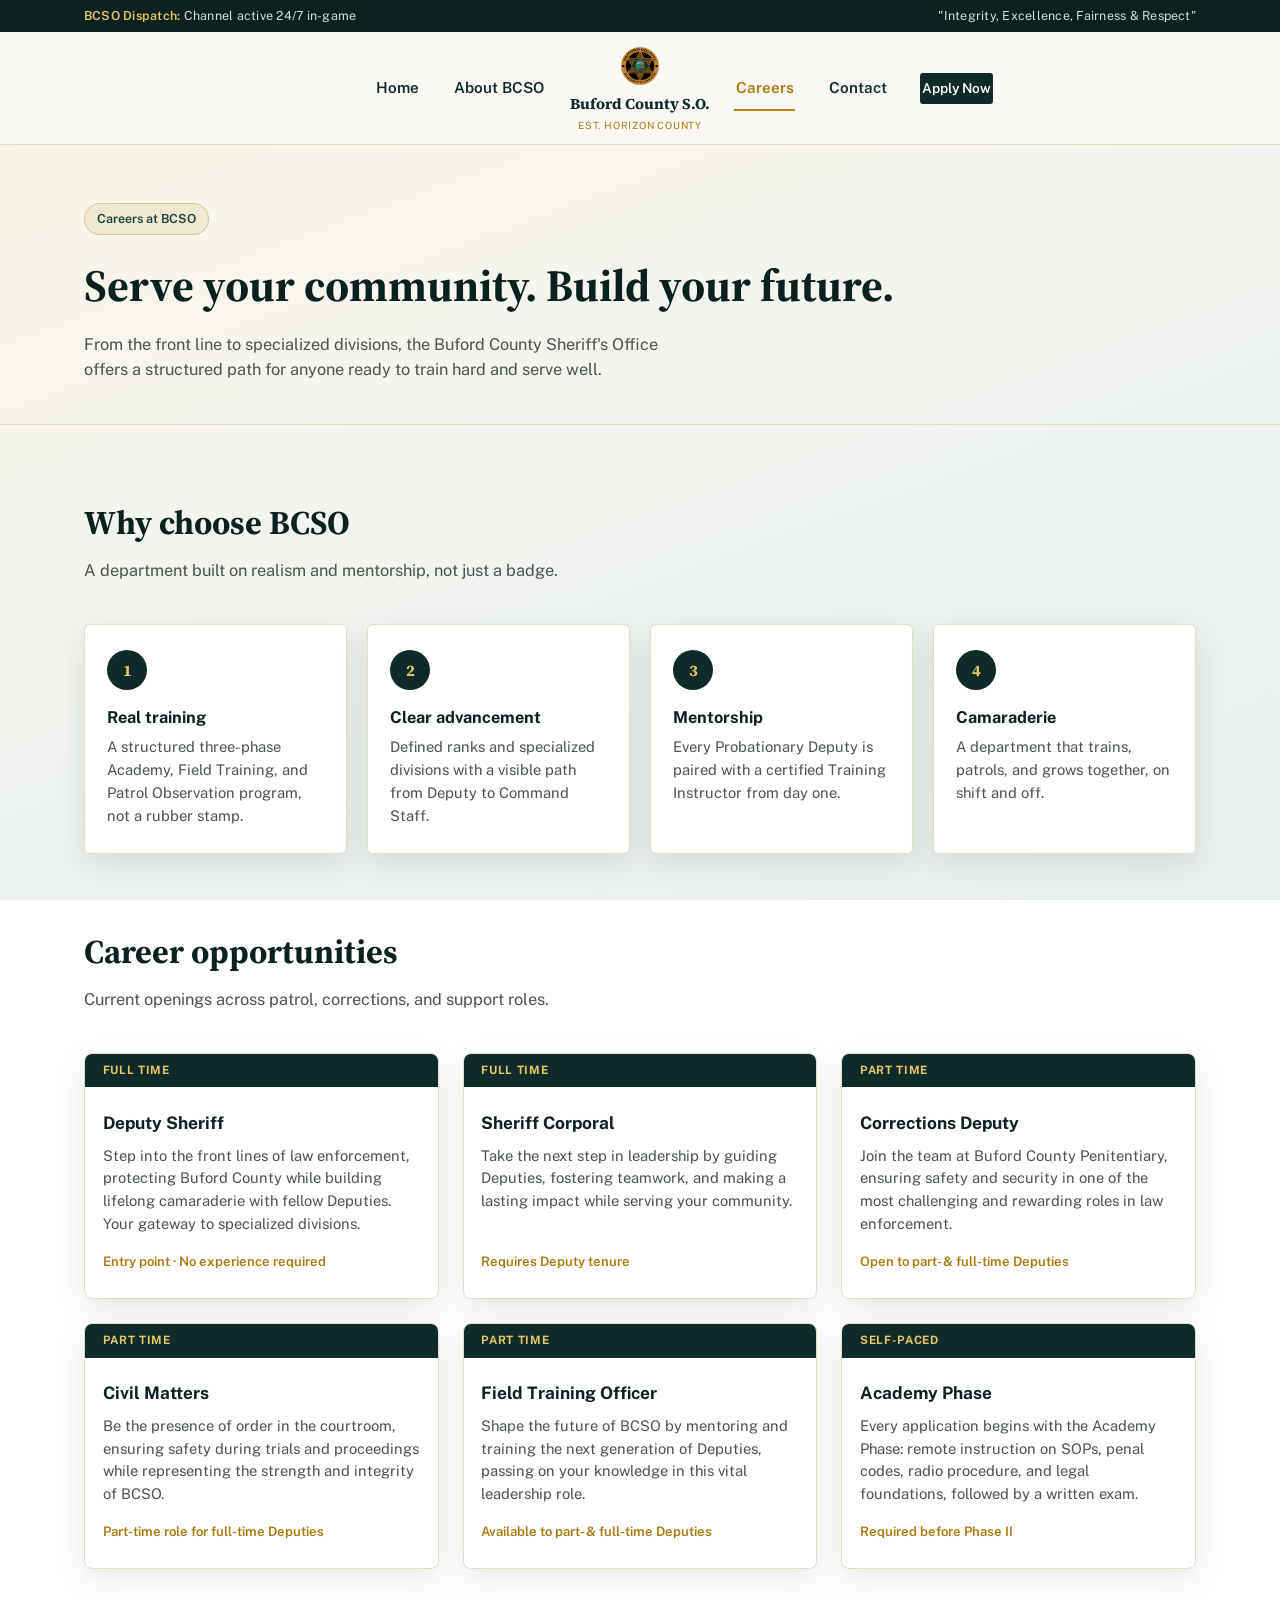
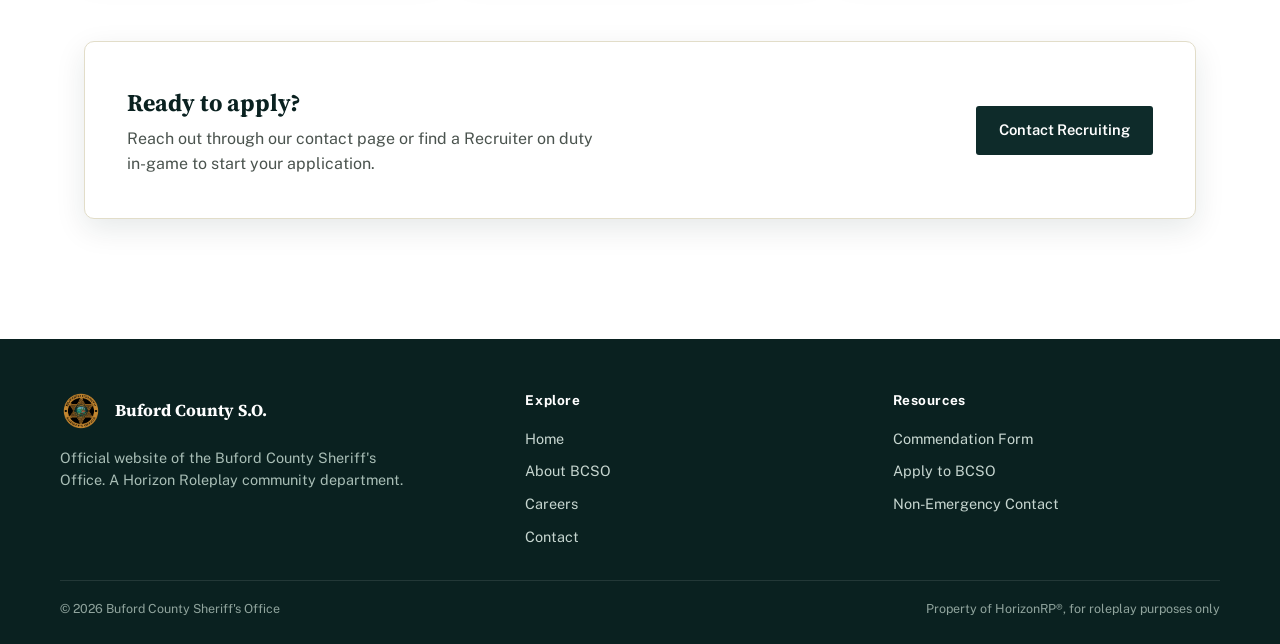
<file: careers.html>
<!doctype html>
<html lang="en">
<head>
<meta charset="UTF-8">
<meta name="viewport" content="width=device-width, initial-scale=1">
<title>Careers | Buford County Sheriff's Office</title>
<meta name="description" content="Explore career opportunities with the Buford County Sheriff's Office.">
<link rel="icon" href="badge.png">
<link rel="preconnect" href="https://fonts.googleapis.com">
<link rel="preconnect" href="https://fonts.gstatic.com" crossorigin>
<link href="https://fonts.googleapis.com/css2?family=Source+Serif+4:opsz,wght@8..60,400;8..60,600;8..60,700&family=Public+Sans:wght@400;500;600;700&display=swap" rel="stylesheet">
<style>
/* =============================================================
   Buford County Sheriff's Office Stylesheet
   ============================================================= */

:root {
  --teal-950: #0a2120;
  --teal-900: #0e2b2a;
  --teal-800: #16403d;
  --teal-700: #1c4a47;
  --teal-600: #2f6560;
  --gold-700: #a8790a;
  --gold-600: #b8860b;
  --gold-500: #cf9d1f;
  --gold-300: #e6c467;
  --ink: #1c231f;
  --ink-soft: #4a534e;
  --paper: #fbfaf6;
  --line: #e2ddc9;
  --shadow: 0 10px 30px rgba(14, 43, 42, 0.10);

  --font-display: "Source Serif 4", "Cambria", Georgia, serif;
  --font-body: "Public Sans", "Calibri", Arial, sans-serif;
}

* { box-sizing: border-box; }

html {
  scroll-behavior: smooth;
}

body {
  margin: 0;
  font-family: var(--font-body);
  color: var(--ink);
  background: linear-gradient(160deg, #f4efdd 0%, #f8f6ee 28%, #eef2ef 62%, #e9efec 100%);
  background-attachment: fixed;
  line-height: 1.55;
  -webkit-font-smoothing: antialiased;
}

img { max-width: 100%; display: block; }

a { color: inherit; text-decoration: none; }

.container {
  width: 100%;
  max-width: 1160px;
  margin: 0 auto;
  padding: 0 1.5rem;
}

/* -------------------------------------------------------------
   Skip link / focus states
   ------------------------------------------------------------- */
.skip-link {
  position: absolute;
  left: -999px;
  top: 0;
  background: var(--teal-900);
  color: #fff;
  padding: 0.75rem 1.25rem;
  z-index: 999;
  border-radius: 0 0 8px 0;
}
.skip-link:focus { left: 0; }

:focus-visible {
  outline: 2px solid var(--gold-600);
  outline-offset: 2px;
}

/* -------------------------------------------------------------
   Top bar (badge notice strip)
   ------------------------------------------------------------- */
.topbar {
  background: var(--teal-950);
  color: #cfe0da;
  font-size: 0.78rem;
  letter-spacing: 0.02em;
}
.topbar .container {
  display: flex;
  justify-content: space-between;
  align-items: center;
  padding-top: 0.4rem;
  padding-bottom: 0.4rem;
  gap: 1rem;
  flex-wrap: wrap;
}
.topbar strong { color: var(--gold-300); font-weight: 600; }

/* -------------------------------------------------------------
   Primary navigation, logo centered between tab groups
   ------------------------------------------------------------- */
.site-header {
  position: sticky;
  top: 0;
  z-index: 100;
  background: rgba(251, 250, 246, 0.86);
  backdrop-filter: blur(10px);
  border-bottom: 1px solid var(--line);
}

.nav {
  display: grid;
  grid-template-columns: 1fr auto 1fr;
  align-items: center;
  padding: 0.7rem 0;
  gap: 1rem;
}

.nav-group {
  display: flex;
  align-items: center;
  gap: 2rem;
  font-size: 0.95rem;
  font-weight: 600;
  color: var(--teal-900);
}
.nav-group.left { justify-content: flex-end; }
.nav-group.right { justify-content: flex-start; }

.nav-group a {
  position: relative;
  padding: 0.3rem 0.1rem;
  transition: color 0.15s ease;
}
.nav-group a:hover { color: var(--gold-700); }
.nav-group a[aria-current="page"] { color: var(--gold-700); }
.nav-group a[aria-current="page"]::after {
  content: "";
  position: absolute;
  left: 0; right: 0; bottom: -6px;
  height: 2px;
  background: var(--gold-600);
}

.brand {
  display: flex;
  flex-direction: column;
  align-items: center;
  gap: 0.15rem;
  text-align: center;
  padding: 0 0.5rem;
}
.brand img { width: 46px; height: 46px; }
.brand .brand-name {
  font-family: var(--font-display);
  font-weight: 700;
  font-size: 0.95rem;
  color: var(--teal-900);
  white-space: nowrap;
}
.brand .brand-tag {
  font-size: 0.62rem;
  letter-spacing: 0.08em;
  color: var(--gold-700);
  white-space: nowrap;
}

.nav-cta {
  background: var(--teal-900);
  color: #fff !important;
  padding: 0.5rem 1.05rem;
  border-radius: 3px;
  font-size: 0.85rem;
  font-weight: 600;
}
.nav-cta:hover { background: var(--gold-600); color: var(--teal-950) !important; }

.nav-toggle {
  display: none;
  background: none;
  border: 1px solid var(--line);
  border-radius: 6px;
  padding: 0.4rem 0.6rem;
  font-size: 1.1rem;
  color: var(--teal-900);
}

@media (max-width: 780px) {
  .nav { grid-template-columns: auto 1fr auto; position: relative; }
  .nav-group { display: none; }
  .nav-toggle { display: inline-flex; }
  .brand { flex-direction: row; }
  body.nav-open .nav-group {
    display: flex;
    position: static;
    background: var(--paper);
    flex-direction: column;
    align-items: flex-start;
    padding: 0.9rem 1.5rem;
    gap: 0.9rem;
    width: 100%;
  }
  body.nav-open .nav-group.left { order: 3; padding-bottom: 0.4rem; }
  body.nav-open .nav-group.right { order: 4; padding-top: 0; border-top: 1px solid var(--line); }
  body.nav-open .nav {
    position: absolute;
    top: 0; left: 0; right: 0;
    flex-wrap: wrap;
    background: var(--paper);
    border-bottom: 1px solid var(--line);
    box-shadow: var(--shadow);
    display: flex;
    padding-bottom: 0.5rem;
  }
  body.nav-open .brand { order: 1; flex: 1; }
  body.nav-open .nav-toggle { order: 2; }
}

/* -------------------------------------------------------------
   Hero
   ------------------------------------------------------------- */
.hero {
  position: relative;
  padding: 5rem 0 4.5rem;
  overflow: hidden;
}
.hero::before {
  content: "";
  position: absolute;
  inset: -20% -10% auto -10%;
  height: 480px;
  background: radial-gradient(60% 60% at 30% 20%, rgba(184,134,11,0.10), transparent 70%),
              radial-gradient(50% 50% at 80% 10%, rgba(14,43,42,0.08), transparent 70%);
  pointer-events: none;
}
.hero-inner {
  position: relative;
  display: grid;
  grid-template-columns: 1.1fr 0.9fr;
  gap: 3rem;
  align-items: center;
}
.eyebrow-badge {
  display: inline-flex;
  align-items: center;
  gap: 0.5rem;
  font-size: 0.78rem;
  font-weight: 600;
  color: var(--teal-800);
  background: rgba(184,134,11,0.10);
  border: 1px solid rgba(184,134,11,0.35);
  padding: 0.35rem 0.75rem;
  border-radius: 999px;
  margin-bottom: 1.25rem;
}
.hero h1 {
  font-family: var(--font-display);
  font-size: clamp(2.3rem, 4.2vw, 3.4rem);
  line-height: 1.08;
  margin: 0 0 1.1rem;
  color: var(--teal-950);
}
.hero .motto {
  font-family: var(--font-display);
  font-style: italic;
  font-size: 1.15rem;
  color: var(--gold-700);
  margin: 0 0 1.4rem;
}
.hero p.lede {
  font-size: 1.05rem;
  color: var(--ink-soft);
  max-width: 46ch;
  margin: 0 0 2rem;
}
.hero-actions { display: flex; gap: 0.9rem; flex-wrap: wrap; }

.btn {
  display: inline-block;
  padding: 0.75rem 1.4rem;
  border-radius: 3px;
  font-weight: 600;
  font-size: 0.92rem;
  border: 1.5px solid transparent;
  transition: transform 0.15s ease, box-shadow 0.15s ease, background 0.15s ease;
}
.btn-primary { background: var(--teal-900); color: #fff; }
.btn-primary:hover { background: var(--gold-600); color: var(--teal-950); transform: translateY(-1px); }
.btn-ghost { border-color: var(--teal-900); color: var(--teal-900); }
.btn-ghost:hover { background: var(--teal-900); color: #fff; }

.hero-badge-frame {
  position: relative;
  justify-self: center;
  width: min(340px, 80%);
}
.hero-badge-frame::before {
  content: "";
  position: absolute;
  inset: -10%;
  border-radius: 50%;
  background: radial-gradient(50% 50% at 50% 45%, rgba(184,134,11,0.16), transparent 70%);
}
.hero-badge-frame img { position: relative; width: 100%; filter: drop-shadow(0 18px 30px rgba(14,43,42,0.22)); }

/* -------------------------------------------------------------
   Section scaffolding
   ------------------------------------------------------------- */
section { padding: 4.5rem 0; }
.section-tight { padding: 3rem 0; }
.section-head { max-width: 62ch; margin-bottom: 2.5rem; }
.section-head h2 {
  font-family: var(--font-display);
  font-size: clamp(1.7rem, 2.6vw, 2.2rem);
  color: var(--teal-950);
  margin: 0 0 0.6rem;
}
.section-head p { color: var(--ink-soft); margin: 0; font-size: 1.02rem; }

.divider {
  height: 1px;
  background: linear-gradient(90deg, transparent, var(--line) 20%, var(--line) 80%, transparent);
  border: none;
  margin: 0;
}

/* -------------------------------------------------------------
   About / two-column
   ------------------------------------------------------------- */
.about-grid {
  display: grid;
  grid-template-columns: 1fr 1fr;
  gap: 3rem;
  align-items: center;
}
.about-grid .stat-row {
  display: flex;
  gap: 2.2rem;
  margin-top: 1.8rem;
}
.stat-num {
  font-family: var(--font-display);
  font-size: 2rem;
  color: var(--gold-700);
  display: block;
}
.stat-label { font-size: 0.82rem; color: var(--ink-soft); }

.photo-card {
  background: var(--teal-900);
  border-radius: 6px;
  padding: 2px;
  box-shadow: var(--shadow);
}
.photo-card .inner {
  border-radius: 5px;
  border: 1px solid rgba(230, 196, 103, 0.35);
  padding: 2.4rem;
  display: flex;
  flex-direction: column;
  align-items: center;
  gap: 1.1rem;
  text-align: center;
  color: #eef3f1;
}
.photo-card img { width: 108px; }
.photo-card .quote {
  font-family: var(--font-display);
  font-style: italic;
  font-size: 1.02rem;
  line-height: 1.6;
}
.photo-card .signature { color: var(--gold-300); font-weight: 600; letter-spacing: 0.02em; }

/* -------------------------------------------------------------
   Value pillars
   ------------------------------------------------------------- */
.pillars {
  display: grid;
  grid-template-columns: repeat(4, 1fr);
  gap: 1.25rem;
}
.pillar {
  background: #fff;
  border: 1px solid var(--line);
  border-radius: 6px;
  padding: 1.6rem 1.4rem;
  box-shadow: var(--shadow);
}
.pillar .glyph {
  width: 40px; height: 40px;
  border-radius: 50%;
  background: var(--teal-900);
  color: var(--gold-300);
  display: flex; align-items: center; justify-content: center;
  font-family: var(--font-display);
  font-weight: 700;
  margin-bottom: 0.9rem;
}
.pillar h3 { font-size: 1.02rem; margin: 0 0 0.4rem; color: var(--teal-950); }
.pillar p { margin: 0; font-size: 0.92rem; color: var(--ink-soft); }

/* -------------------------------------------------------------
   Sheriff message banner
   ------------------------------------------------------------- */
.message-banner {
  background: linear-gradient(135deg, var(--teal-950), var(--teal-800));
  color: #eef3f1;
  border-radius: 10px;
  padding: 3rem;
  display: grid;
  grid-template-columns: auto 1fr;
  gap: 2.2rem;
  align-items: center;
}
.message-banner img { width: 90px; }
.message-banner blockquote {
  margin: 0 0 1rem;
  font-family: var(--font-display);
  font-style: italic;
  font-size: 1.15rem;
  line-height: 1.65;
}
.message-banner cite {
  font-style: normal;
  font-weight: 600;
  color: var(--gold-300);
}

/* -------------------------------------------------------------
   Cards (careers / command staff / info)
   ------------------------------------------------------------- */
.card-grid {
  display: grid;
  grid-template-columns: repeat(3, 1fr);
  gap: 1.5rem;
}
.card {
  background: #fff;
  border: 1px solid var(--line);
  border-radius: 8px;
  overflow: hidden;
  box-shadow: var(--shadow);
  display: flex;
  flex-direction: column;
}
.card .card-top {
  background: var(--teal-900);
  color: var(--gold-300);
  font-size: 0.72rem;
  font-weight: 700;
  letter-spacing: 0.06em;
  padding: 0.5rem 1.1rem;
}
.card .card-body { padding: 1.4rem 1.1rem 1.6rem; flex: 1; display: flex; flex-direction: column; }
.card h3 { margin: 0 0 0.5rem; font-size: 1.08rem; color: var(--teal-950); }
.card p { margin: 0; color: var(--ink-soft); font-size: 0.92rem; flex: 1; }
.card .card-foot {
  margin-top: 1rem;
  font-size: 0.82rem;
  font-weight: 600;
  color: var(--gold-700);
}

/* Staff cards */
.staff-card {
  background: #fff;
  border: 1px solid var(--line);
  border-radius: 8px;
  padding: 1.8rem;
  text-align: center;
  box-shadow: var(--shadow);
}
.staff-photo {
  width: 84px; height: 84px;
  margin: 0 auto 1rem;
  border-radius: 50%;
  background: radial-gradient(circle at 35% 30%, var(--teal-700), var(--teal-950));
  display: flex; align-items: center; justify-content: center;
}
.staff-photo img { width: 52px; opacity: 0.92; }
.staff-card h3 { margin: 0 0 0.2rem; font-size: 1.05rem; color: var(--teal-950); }
.staff-card .rank { color: var(--gold-700); font-size: 0.82rem; font-weight: 700; margin-bottom: 0.4rem; }
.staff-card .since { color: var(--ink-soft); font-size: 0.82rem; }
.staff-card.vacant { opacity: 0.6; }
.staff-card.vacant .staff-photo { background: #e9e5d4; }

/* -------------------------------------------------------------
   CTA band
   ------------------------------------------------------------- */
.cta-band {
  background: #fff;
  border: 1px solid var(--line);
  border-radius: 10px;
  padding: 2.6rem;
  display: flex;
  align-items: center;
  justify-content: space-between;
  gap: 2rem;
  flex-wrap: wrap;
  box-shadow: var(--shadow);
}
.cta-band h2 { font-family: var(--font-display); margin: 0 0 0.4rem; font-size: 1.5rem; color: var(--teal-950); }
.cta-band p { margin: 0; color: var(--ink-soft); max-width: 48ch; }

/* -------------------------------------------------------------
   Page hero (interior pages)
   ------------------------------------------------------------- */
.page-hero {
  padding: 3.6rem 0 2.6rem;
  border-bottom: 1px solid var(--line);
}
.page-hero .eyebrow-badge { margin-bottom: 1rem; }
.page-hero h1 {
  font-family: var(--font-display);
  font-size: clamp(2rem, 3.6vw, 2.8rem);
  color: var(--teal-950);
  margin: 0 0 0.7rem;
}
.page-hero p { color: var(--ink-soft); max-width: 60ch; margin: 0; font-size: 1.02rem; }

/* -------------------------------------------------------------
   Contact page
   ------------------------------------------------------------- */
.contact-grid {
  display: grid;
  grid-template-columns: 1fr 1fr;
  gap: 2.5rem;
}
.info-list { list-style: none; margin: 0; padding: 0; display: grid; gap: 1.1rem; }
.info-list li { display: flex; gap: 0.9rem; }
.info-list .glyph {
  width: 36px; height: 36px; flex: none;
  border-radius: 50%;
  background: var(--teal-900);
  color: var(--gold-300);
  display: flex; align-items: center; justify-content: center;
  font-family: var(--font-display); font-weight: 700; font-size: 0.85rem;
}
.info-list h4 { margin: 0 0 0.15rem; font-size: 0.95rem; color: var(--teal-950); }
.info-list p { margin: 0; color: var(--ink-soft); font-size: 0.9rem; }

.form-card {
  background: #fff;
  border: 1px solid var(--line);
  border-radius: 8px;
  padding: 2rem;
  box-shadow: var(--shadow);
}
.form-row { margin-bottom: 1.1rem; display: flex; flex-direction: column; gap: 0.4rem; }
.form-row label { font-size: 0.85rem; font-weight: 600; color: var(--teal-900); }
.form-row input, .form-row select, .form-row textarea {
  border: 1px solid var(--line);
  border-radius: 4px;
  padding: 0.65rem 0.8rem;
  font-family: var(--font-body);
  font-size: 0.92rem;
  background: var(--paper);
}
.form-row textarea { resize: vertical; min-height: 110px; }
.form-note { font-size: 0.8rem; color: var(--ink-soft); margin-top: 0.8rem; }

/* -------------------------------------------------------------
   Footer
   ------------------------------------------------------------- */
.site-footer {
  background: var(--teal-950);
  color: #c7d6d0;
  margin-top: 3rem;
}
.footer-grid {
  display: grid;
  grid-template-columns: 1.3fr 1fr 1fr;
  gap: 2.5rem;
  padding: 3.2rem 0 2rem;
}
.footer-brand { display: flex; align-items: center; gap: 0.8rem; margin-bottom: 0.9rem; }
.footer-brand img { width: 42px; }
.footer-brand span { font-family: var(--font-display); font-weight: 700; color: #fff; font-size: 1.05rem; }
.site-footer h4 { color: #fff; font-size: 0.85rem; letter-spacing: 0.04em; margin: 0 0 1rem; }
.site-footer ul { list-style: none; margin: 0; padding: 0; display: grid; gap: 0.65rem; font-size: 0.9rem; }
.site-footer a:hover { color: var(--gold-300); }
.site-footer p { font-size: 0.9rem; color: #a9beb6; max-width: 40ch; }
.footer-bottom {
  border-top: 1px solid rgba(255,255,255,0.1);
  padding: 1.1rem 0 1.6rem;
  font-size: 0.78rem;
  color: #90a49d;
  display: flex;
  justify-content: space-between;
  flex-wrap: wrap;
  gap: 0.5rem;
}

/* -------------------------------------------------------------
   Responsive
   ------------------------------------------------------------- */
@media (max-width: 900px) {
  .hero-inner { grid-template-columns: 1fr; }
  .hero-badge-frame { order: -1; width: 200px; }
  .about-grid { grid-template-columns: 1fr; }
  .pillars { grid-template-columns: repeat(2, 1fr); }
  .card-grid { grid-template-columns: repeat(2, 1fr); }
  .message-banner { grid-template-columns: 1fr; text-align: center; }
  .message-banner img { margin: 0 auto; }
  .footer-grid { grid-template-columns: 1fr 1fr; }
  .contact-grid { grid-template-columns: 1fr; }
}
@media (max-width: 620px) {
  .pillars { grid-template-columns: 1fr; }
  .card-grid { grid-template-columns: 1fr; }
  .footer-grid { grid-template-columns: 1fr; }
  .cta-band { flex-direction: column; align-items: flex-start; }
}

@media (prefers-reduced-motion: reduce) {
  * { scroll-behavior: auto !important; transition: none !important; }
}

</style>
</head>
<body>
<a class="skip-link" href="#main">Skip to main content</a>

<div class="topbar">
  <div class="container">
    <span><strong>BCSO Dispatch:</strong> Channel active 24/7 in-game</span>
    <span>"Integrity, Excellence, Fairness &amp; Respect"</span>
  </div>
</div>

<header class="site-header">
  <nav class="nav container" aria-label="Primary">
    <div class="nav-group left">
      <a href="index.html">Home</a>
      <a href="about.html">About BCSO</a>
    </div>

    <a class="brand" href="index.html">
      <img src="badge.png" alt="Buford County Sheriff's Office badge">
      <span class="brand-name">Buford County S.O.</span>
      <span class="brand-tag">EST. HORIZON COUNTY</span>
    </a>

    <div class="nav-group right">
      <a href="careers.html" aria-current="page">Careers</a>
      <a href="contact.html">Contact</a>
      <a class="nav-cta" href="#openings">Apply Now</a>
    </div>

    <button class="nav-toggle" aria-label="Toggle navigation" aria-expanded="false">&#9776;</button>
  </nav>
</header>

<main id="main">

  <section class="page-hero">
    <div class="container">
      <span class="eyebrow-badge">Careers at BCSO</span>
      <h1>Serve your community. Build your future.</h1>
      <p>From the front line to specialized divisions, the Buford County Sheriff's Office offers a structured path for anyone ready to train hard and serve well.</p>
    </div>
  </section>

  <section>
    <div class="container">
      <div class="section-head">
        <h2>Why choose BCSO</h2>
        <p>A department built on realism and mentorship, not just a badge.</p>
      </div>
      <div class="pillars">
        <div class="pillar">
          <div class="glyph">1</div>
          <h3>Real training</h3>
          <p>A structured three-phase Academy, Field Training, and Patrol Observation program, not a rubber stamp.</p>
        </div>
        <div class="pillar">
          <div class="glyph">2</div>
          <h3>Clear advancement</h3>
          <p>Defined ranks and specialized divisions with a visible path from Deputy to Command Staff.</p>
        </div>
        <div class="pillar">
          <div class="glyph">3</div>
          <h3>Mentorship</h3>
          <p>Every Probationary Deputy is paired with a certified Training Instructor from day one.</p>
        </div>
        <div class="pillar">
          <div class="glyph">4</div>
          <h3>Camaraderie</h3>
          <p>A department that trains, patrols, and grows together, on shift and off.</p>
        </div>
      </div>
    </div>
  </section>

  <section id="openings" style="padding-top:0;">
    <div class="container">
      <div class="section-head">
        <h2>Career opportunities</h2>
        <p>Current openings across patrol, corrections, and support roles.</p>
      </div>
      <div class="card-grid">

        <div class="card">
          <div class="card-top">FULL TIME</div>
          <div class="card-body">
            <h3>Deputy Sheriff</h3>
            <p>Step into the front lines of law enforcement, protecting Buford County while building lifelong camaraderie with fellow Deputies. Your gateway to specialized divisions.</p>
            <div class="card-foot">Entry point &middot; No experience required</div>
          </div>
        </div>

        <div class="card">
          <div class="card-top">FULL TIME</div>
          <div class="card-body">
            <h3>Sheriff Corporal</h3>
            <p>Take the next step in leadership by guiding Deputies, fostering teamwork, and making a lasting impact while serving your community.</p>
            <div class="card-foot">Requires Deputy tenure</div>
          </div>
        </div>

        <div class="card">
          <div class="card-top">PART TIME</div>
          <div class="card-body">
            <h3>Corrections Deputy</h3>
            <p>Join the team at Buford County Penitentiary, ensuring safety and security in one of the most challenging and rewarding roles in law enforcement.</p>
            <div class="card-foot">Open to part- &amp; full-time Deputies</div>
          </div>
        </div>

        <div class="card">
          <div class="card-top">PART TIME</div>
          <div class="card-body">
            <h3>Civil Matters</h3>
            <p>Be the presence of order in the courtroom, ensuring safety during trials and proceedings while representing the strength and integrity of BCSO.</p>
            <div class="card-foot">Part-time role for full-time Deputies</div>
          </div>
        </div>

        <div class="card">
          <div class="card-top">PART TIME</div>
          <div class="card-body">
            <h3>Field Training Officer</h3>
            <p>Shape the future of BCSO by mentoring and training the next generation of Deputies, passing on your knowledge in this vital leadership role.</p>
            <div class="card-foot">Available to part- &amp; full-time Deputies</div>
          </div>
        </div>

        <div class="card">
          <div class="card-top">SELF-PACED</div>
          <div class="card-body">
            <h3>Academy Phase</h3>
            <p>Every application begins with the Academy Phase: remote instruction on SOPs, penal codes, radio procedure, and legal foundations, followed by a written exam.</p>
            <div class="card-foot">Required before Phase II</div>
          </div>
        </div>

      </div>
    </div>
  </section>

  <section style="padding-top:0;">
    <div class="container">
      <div class="cta-band">
        <div>
          <h2>Ready to apply?</h2>
          <p>Reach out through our contact page or find a Recruiter on duty in-game to start your application.</p>
        </div>
        <a class="btn btn-primary" href="contact.html">Contact Recruiting</a>
      </div>
    </div>
  </section>

</main>

<footer class="site-footer">
  <div class="container footer-grid">
    <div>
      <div class="footer-brand">
        <img src="badge.png" alt="">
        <span>Buford County S.O.</span>
      </div>
      <p>Official website of the Buford County Sheriff's Office. A Horizon Roleplay community department.</p>
    </div>
    <div>
      <h4>Explore</h4>
      <ul>
        <li><a href="index.html">Home</a></li>
        <li><a href="about.html">About BCSO</a></li>
        <li><a href="careers.html">Careers</a></li>
        <li><a href="contact.html">Contact</a></li>
      </ul>
    </div>
    <div>
      <h4>Resources</h4>
      <ul>
        <li><a href="https://forms.gle/hosHaEN6hjh6NiJx9" target="_blank" rel="noopener">Commendation Form</a></li>
        <li><a href="careers.html">Apply to BCSO</a></li>
        <li><a href="contact.html">Non-Emergency Contact</a></li>
      </ul>
    </div>
  </div>
  <div class="container footer-bottom">
    <span>&copy; <span data-year></span> Buford County Sheriff's Office</span>
    <span>Property of HorizonRP&reg;, for roleplay purposes only</span>
  </div>
</footer>

<script>
document.addEventListener("DOMContentLoaded", function () {
  var toggle = document.querySelector(".nav-toggle");
  if (toggle) {
    toggle.addEventListener("click", function () {
      var isOpen = document.body.classList.toggle("nav-open");
      toggle.setAttribute("aria-expanded", isOpen ? "true" : "false");
    });
  }

  var yearEl = document.querySelector("[data-year]");
  if (yearEl) {
    yearEl.textContent = new Date().getFullYear();
  }
});

</script>
</body>
</html>
</file>
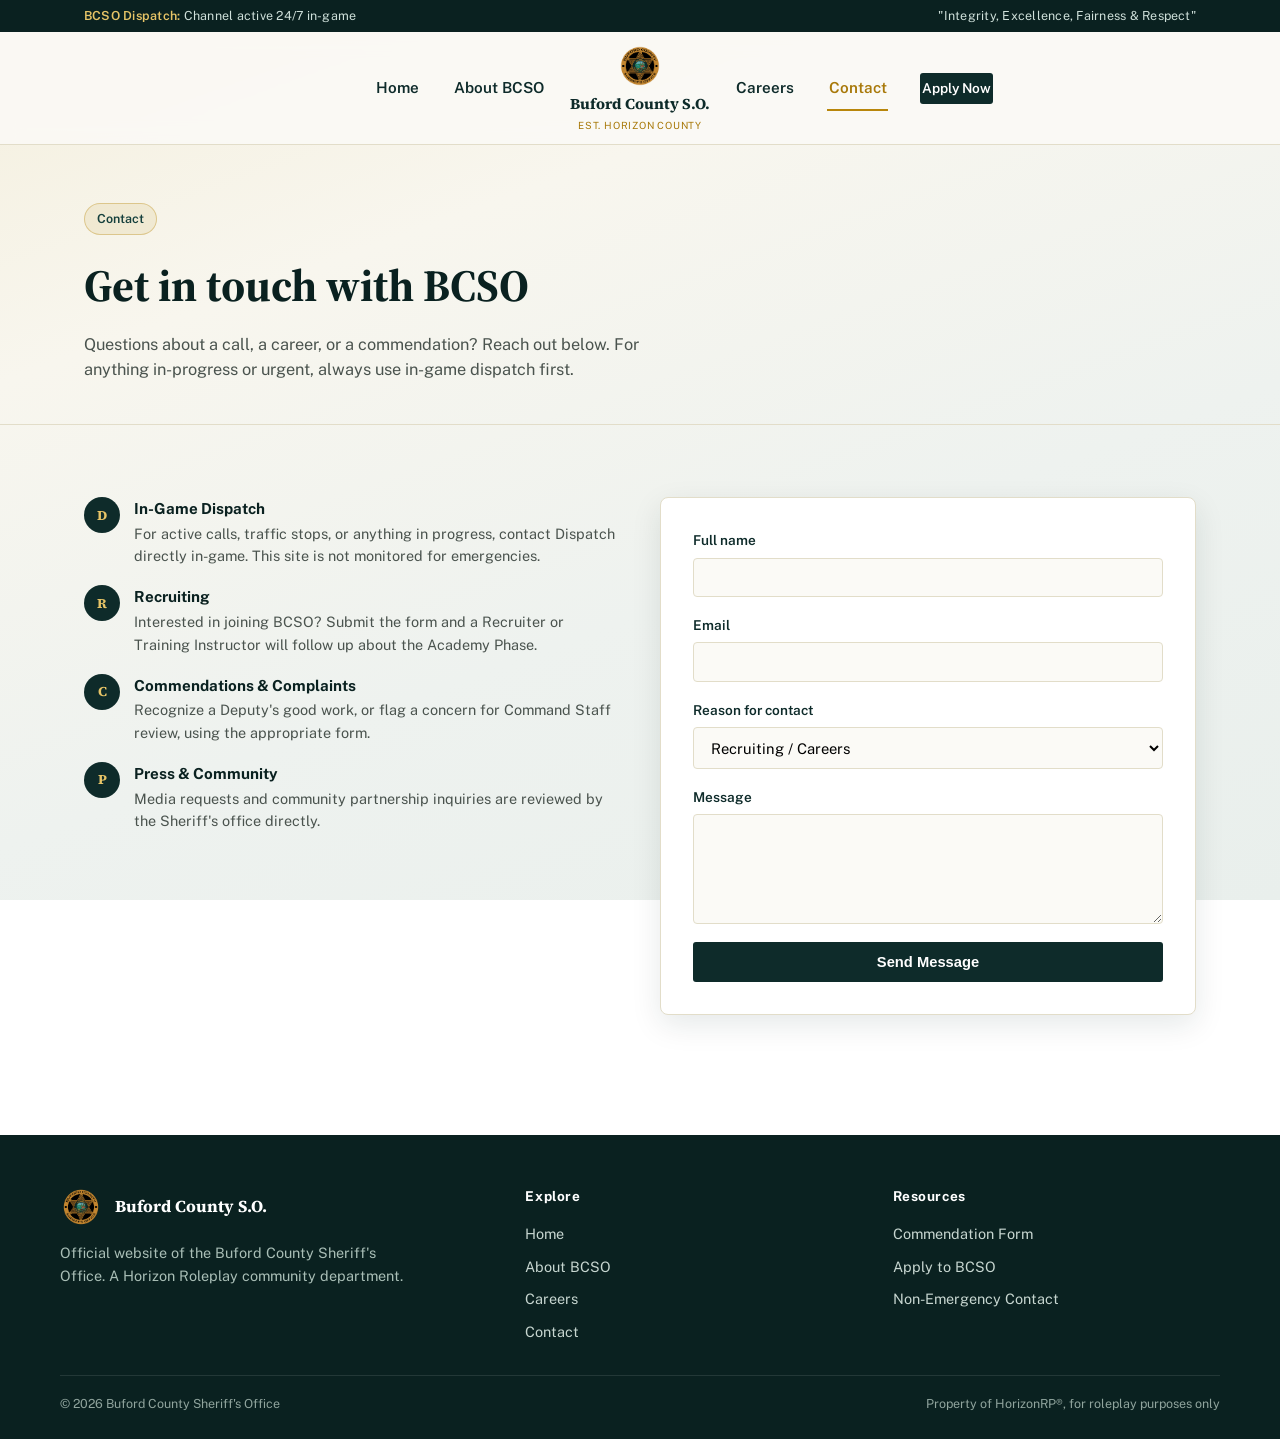
<file: contact.html>
<!doctype html>
<html lang="en">
<head>
<meta charset="UTF-8">
<meta name="viewport" content="width=device-width, initial-scale=1">
<title>Contact | Buford County Sheriff's Office</title>
<meta name="description" content="Get in touch with the Buford County Sheriff's Office.">
<link rel="icon" href="badge.png">
<link rel="preconnect" href="https://fonts.googleapis.com">
<link rel="preconnect" href="https://fonts.gstatic.com" crossorigin>
<link href="https://fonts.googleapis.com/css2?family=Source+Serif+4:opsz,wght@8..60,400;8..60,600;8..60,700&family=Public+Sans:wght@400;500;600;700&display=swap" rel="stylesheet">
<style>
/* =============================================================
   Buford County Sheriff's Office Stylesheet
   ============================================================= */

:root {
  --teal-950: #0a2120;
  --teal-900: #0e2b2a;
  --teal-800: #16403d;
  --teal-700: #1c4a47;
  --teal-600: #2f6560;
  --gold-700: #a8790a;
  --gold-600: #b8860b;
  --gold-500: #cf9d1f;
  --gold-300: #e6c467;
  --ink: #1c231f;
  --ink-soft: #4a534e;
  --paper: #fbfaf6;
  --line: #e2ddc9;
  --shadow: 0 10px 30px rgba(14, 43, 42, 0.10);

  --font-display: "Source Serif 4", "Cambria", Georgia, serif;
  --font-body: "Public Sans", "Calibri", Arial, sans-serif;
}

* { box-sizing: border-box; }

html {
  scroll-behavior: smooth;
}

body {
  margin: 0;
  font-family: var(--font-body);
  color: var(--ink);
  background: linear-gradient(160deg, #f4efdd 0%, #f8f6ee 28%, #eef2ef 62%, #e9efec 100%);
  background-attachment: fixed;
  line-height: 1.55;
  -webkit-font-smoothing: antialiased;
}

img { max-width: 100%; display: block; }

a { color: inherit; text-decoration: none; }

.container {
  width: 100%;
  max-width: 1160px;
  margin: 0 auto;
  padding: 0 1.5rem;
}

/* -------------------------------------------------------------
   Skip link / focus states
   ------------------------------------------------------------- */
.skip-link {
  position: absolute;
  left: -999px;
  top: 0;
  background: var(--teal-900);
  color: #fff;
  padding: 0.75rem 1.25rem;
  z-index: 999;
  border-radius: 0 0 8px 0;
}
.skip-link:focus { left: 0; }

:focus-visible {
  outline: 2px solid var(--gold-600);
  outline-offset: 2px;
}

/* -------------------------------------------------------------
   Top bar (badge notice strip)
   ------------------------------------------------------------- */
.topbar {
  background: var(--teal-950);
  color: #cfe0da;
  font-size: 0.78rem;
  letter-spacing: 0.02em;
}
.topbar .container {
  display: flex;
  justify-content: space-between;
  align-items: center;
  padding-top: 0.4rem;
  padding-bottom: 0.4rem;
  gap: 1rem;
  flex-wrap: wrap;
}
.topbar strong { color: var(--gold-300); font-weight: 600; }

/* -------------------------------------------------------------
   Primary navigation, logo centered between tab groups
   ------------------------------------------------------------- */
.site-header {
  position: sticky;
  top: 0;
  z-index: 100;
  background: rgba(251, 250, 246, 0.86);
  backdrop-filter: blur(10px);
  border-bottom: 1px solid var(--line);
}

.nav {
  display: grid;
  grid-template-columns: 1fr auto 1fr;
  align-items: center;
  padding: 0.7rem 0;
  gap: 1rem;
}

.nav-group {
  display: flex;
  align-items: center;
  gap: 2rem;
  font-size: 0.95rem;
  font-weight: 600;
  color: var(--teal-900);
}
.nav-group.left { justify-content: flex-end; }
.nav-group.right { justify-content: flex-start; }

.nav-group a {
  position: relative;
  padding: 0.3rem 0.1rem;
  transition: color 0.15s ease;
}
.nav-group a:hover { color: var(--gold-700); }
.nav-group a[aria-current="page"] { color: var(--gold-700); }
.nav-group a[aria-current="page"]::after {
  content: "";
  position: absolute;
  left: 0; right: 0; bottom: -6px;
  height: 2px;
  background: var(--gold-600);
}

.brand {
  display: flex;
  flex-direction: column;
  align-items: center;
  gap: 0.15rem;
  text-align: center;
  padding: 0 0.5rem;
}
.brand img { width: 46px; height: 46px; }
.brand .brand-name {
  font-family: var(--font-display);
  font-weight: 700;
  font-size: 0.95rem;
  color: var(--teal-900);
  white-space: nowrap;
}
.brand .brand-tag {
  font-size: 0.62rem;
  letter-spacing: 0.08em;
  color: var(--gold-700);
  white-space: nowrap;
}

.nav-cta {
  background: var(--teal-900);
  color: #fff !important;
  padding: 0.5rem 1.05rem;
  border-radius: 3px;
  font-size: 0.85rem;
  font-weight: 600;
}
.nav-cta:hover { background: var(--gold-600); color: var(--teal-950) !important; }

.nav-toggle {
  display: none;
  background: none;
  border: 1px solid var(--line);
  border-radius: 6px;
  padding: 0.4rem 0.6rem;
  font-size: 1.1rem;
  color: var(--teal-900);
}

@media (max-width: 780px) {
  .nav { grid-template-columns: auto 1fr auto; position: relative; }
  .nav-group { display: none; }
  .nav-toggle { display: inline-flex; }
  .brand { flex-direction: row; }
  body.nav-open .nav-group {
    display: flex;
    position: static;
    background: var(--paper);
    flex-direction: column;
    align-items: flex-start;
    padding: 0.9rem 1.5rem;
    gap: 0.9rem;
    width: 100%;
  }
  body.nav-open .nav-group.left { order: 3; padding-bottom: 0.4rem; }
  body.nav-open .nav-group.right { order: 4; padding-top: 0; border-top: 1px solid var(--line); }
  body.nav-open .nav {
    position: absolute;
    top: 0; left: 0; right: 0;
    flex-wrap: wrap;
    background: var(--paper);
    border-bottom: 1px solid var(--line);
    box-shadow: var(--shadow);
    display: flex;
    padding-bottom: 0.5rem;
  }
  body.nav-open .brand { order: 1; flex: 1; }
  body.nav-open .nav-toggle { order: 2; }
}

/* -------------------------------------------------------------
   Hero
   ------------------------------------------------------------- */
.hero {
  position: relative;
  padding: 5rem 0 4.5rem;
  overflow: hidden;
}
.hero::before {
  content: "";
  position: absolute;
  inset: -20% -10% auto -10%;
  height: 480px;
  background: radial-gradient(60% 60% at 30% 20%, rgba(184,134,11,0.10), transparent 70%),
              radial-gradient(50% 50% at 80% 10%, rgba(14,43,42,0.08), transparent 70%);
  pointer-events: none;
}
.hero-inner {
  position: relative;
  display: grid;
  grid-template-columns: 1.1fr 0.9fr;
  gap: 3rem;
  align-items: center;
}
.eyebrow-badge {
  display: inline-flex;
  align-items: center;
  gap: 0.5rem;
  font-size: 0.78rem;
  font-weight: 600;
  color: var(--teal-800);
  background: rgba(184,134,11,0.10);
  border: 1px solid rgba(184,134,11,0.35);
  padding: 0.35rem 0.75rem;
  border-radius: 999px;
  margin-bottom: 1.25rem;
}
.hero h1 {
  font-family: var(--font-display);
  font-size: clamp(2.3rem, 4.2vw, 3.4rem);
  line-height: 1.08;
  margin: 0 0 1.1rem;
  color: var(--teal-950);
}
.hero .motto {
  font-family: var(--font-display);
  font-style: italic;
  font-size: 1.15rem;
  color: var(--gold-700);
  margin: 0 0 1.4rem;
}
.hero p.lede {
  font-size: 1.05rem;
  color: var(--ink-soft);
  max-width: 46ch;
  margin: 0 0 2rem;
}
.hero-actions { display: flex; gap: 0.9rem; flex-wrap: wrap; }

.btn {
  display: inline-block;
  padding: 0.75rem 1.4rem;
  border-radius: 3px;
  font-weight: 600;
  font-size: 0.92rem;
  border: 1.5px solid transparent;
  transition: transform 0.15s ease, box-shadow 0.15s ease, background 0.15s ease;
}
.btn-primary { background: var(--teal-900); color: #fff; }
.btn-primary:hover { background: var(--gold-600); color: var(--teal-950); transform: translateY(-1px); }
.btn-ghost { border-color: var(--teal-900); color: var(--teal-900); }
.btn-ghost:hover { background: var(--teal-900); color: #fff; }

.hero-badge-frame {
  position: relative;
  justify-self: center;
  width: min(340px, 80%);
}
.hero-badge-frame::before {
  content: "";
  position: absolute;
  inset: -10%;
  border-radius: 50%;
  background: radial-gradient(50% 50% at 50% 45%, rgba(184,134,11,0.16), transparent 70%);
}
.hero-badge-frame img { position: relative; width: 100%; filter: drop-shadow(0 18px 30px rgba(14,43,42,0.22)); }

/* -------------------------------------------------------------
   Section scaffolding
   ------------------------------------------------------------- */
section { padding: 4.5rem 0; }
.section-tight { padding: 3rem 0; }
.section-head { max-width: 62ch; margin-bottom: 2.5rem; }
.section-head h2 {
  font-family: var(--font-display);
  font-size: clamp(1.7rem, 2.6vw, 2.2rem);
  color: var(--teal-950);
  margin: 0 0 0.6rem;
}
.section-head p { color: var(--ink-soft); margin: 0; font-size: 1.02rem; }

.divider {
  height: 1px;
  background: linear-gradient(90deg, transparent, var(--line) 20%, var(--line) 80%, transparent);
  border: none;
  margin: 0;
}

/* -------------------------------------------------------------
   About / two-column
   ------------------------------------------------------------- */
.about-grid {
  display: grid;
  grid-template-columns: 1fr 1fr;
  gap: 3rem;
  align-items: center;
}
.about-grid .stat-row {
  display: flex;
  gap: 2.2rem;
  margin-top: 1.8rem;
}
.stat-num {
  font-family: var(--font-display);
  font-size: 2rem;
  color: var(--gold-700);
  display: block;
}
.stat-label { font-size: 0.82rem; color: var(--ink-soft); }

.photo-card {
  background: var(--teal-900);
  border-radius: 6px;
  padding: 2px;
  box-shadow: var(--shadow);
}
.photo-card .inner {
  border-radius: 5px;
  border: 1px solid rgba(230, 196, 103, 0.35);
  padding: 2.4rem;
  display: flex;
  flex-direction: column;
  align-items: center;
  gap: 1.1rem;
  text-align: center;
  color: #eef3f1;
}
.photo-card img { width: 108px; }
.photo-card .quote {
  font-family: var(--font-display);
  font-style: italic;
  font-size: 1.02rem;
  line-height: 1.6;
}
.photo-card .signature { color: var(--gold-300); font-weight: 600; letter-spacing: 0.02em; }

/* -------------------------------------------------------------
   Value pillars
   ------------------------------------------------------------- */
.pillars {
  display: grid;
  grid-template-columns: repeat(4, 1fr);
  gap: 1.25rem;
}
.pillar {
  background: #fff;
  border: 1px solid var(--line);
  border-radius: 6px;
  padding: 1.6rem 1.4rem;
  box-shadow: var(--shadow);
}
.pillar .glyph {
  width: 40px; height: 40px;
  border-radius: 50%;
  background: var(--teal-900);
  color: var(--gold-300);
  display: flex; align-items: center; justify-content: center;
  font-family: var(--font-display);
  font-weight: 700;
  margin-bottom: 0.9rem;
}
.pillar h3 { font-size: 1.02rem; margin: 0 0 0.4rem; color: var(--teal-950); }
.pillar p { margin: 0; font-size: 0.92rem; color: var(--ink-soft); }

/* -------------------------------------------------------------
   Sheriff message banner
   ------------------------------------------------------------- */
.message-banner {
  background: linear-gradient(135deg, var(--teal-950), var(--teal-800));
  color: #eef3f1;
  border-radius: 10px;
  padding: 3rem;
  display: grid;
  grid-template-columns: auto 1fr;
  gap: 2.2rem;
  align-items: center;
}
.message-banner img { width: 90px; }
.message-banner blockquote {
  margin: 0 0 1rem;
  font-family: var(--font-display);
  font-style: italic;
  font-size: 1.15rem;
  line-height: 1.65;
}
.message-banner cite {
  font-style: normal;
  font-weight: 600;
  color: var(--gold-300);
}

/* -------------------------------------------------------------
   Cards (careers / command staff / info)
   ------------------------------------------------------------- */
.card-grid {
  display: grid;
  grid-template-columns: repeat(3, 1fr);
  gap: 1.5rem;
}
.card {
  background: #fff;
  border: 1px solid var(--line);
  border-radius: 8px;
  overflow: hidden;
  box-shadow: var(--shadow);
  display: flex;
  flex-direction: column;
}
.card .card-top {
  background: var(--teal-900);
  color: var(--gold-300);
  font-size: 0.72rem;
  font-weight: 700;
  letter-spacing: 0.06em;
  padding: 0.5rem 1.1rem;
}
.card .card-body { padding: 1.4rem 1.1rem 1.6rem; flex: 1; display: flex; flex-direction: column; }
.card h3 { margin: 0 0 0.5rem; font-size: 1.08rem; color: var(--teal-950); }
.card p { margin: 0; color: var(--ink-soft); font-size: 0.92rem; flex: 1; }
.card .card-foot {
  margin-top: 1rem;
  font-size: 0.82rem;
  font-weight: 600;
  color: var(--gold-700);
}

/* Staff cards */
.staff-card {
  background: #fff;
  border: 1px solid var(--line);
  border-radius: 8px;
  padding: 1.8rem;
  text-align: center;
  box-shadow: var(--shadow);
}
.staff-photo {
  width: 84px; height: 84px;
  margin: 0 auto 1rem;
  border-radius: 50%;
  background: radial-gradient(circle at 35% 30%, var(--teal-700), var(--teal-950));
  display: flex; align-items: center; justify-content: center;
}
.staff-photo img { width: 52px; opacity: 0.92; }
.staff-card h3 { margin: 0 0 0.2rem; font-size: 1.05rem; color: var(--teal-950); }
.staff-card .rank { color: var(--gold-700); font-size: 0.82rem; font-weight: 700; margin-bottom: 0.4rem; }
.staff-card .since { color: var(--ink-soft); font-size: 0.82rem; }
.staff-card.vacant { opacity: 0.6; }
.staff-card.vacant .staff-photo { background: #e9e5d4; }

/* -------------------------------------------------------------
   CTA band
   ------------------------------------------------------------- */
.cta-band {
  background: #fff;
  border: 1px solid var(--line);
  border-radius: 10px;
  padding: 2.6rem;
  display: flex;
  align-items: center;
  justify-content: space-between;
  gap: 2rem;
  flex-wrap: wrap;
  box-shadow: var(--shadow);
}
.cta-band h2 { font-family: var(--font-display); margin: 0 0 0.4rem; font-size: 1.5rem; color: var(--teal-950); }
.cta-band p { margin: 0; color: var(--ink-soft); max-width: 48ch; }

/* -------------------------------------------------------------
   Page hero (interior pages)
   ------------------------------------------------------------- */
.page-hero {
  padding: 3.6rem 0 2.6rem;
  border-bottom: 1px solid var(--line);
}
.page-hero .eyebrow-badge { margin-bottom: 1rem; }
.page-hero h1 {
  font-family: var(--font-display);
  font-size: clamp(2rem, 3.6vw, 2.8rem);
  color: var(--teal-950);
  margin: 0 0 0.7rem;
}
.page-hero p { color: var(--ink-soft); max-width: 60ch; margin: 0; font-size: 1.02rem; }

/* -------------------------------------------------------------
   Contact page
   ------------------------------------------------------------- */
.contact-grid {
  display: grid;
  grid-template-columns: 1fr 1fr;
  gap: 2.5rem;
}
.info-list { list-style: none; margin: 0; padding: 0; display: grid; gap: 1.1rem; }
.info-list li { display: flex; gap: 0.9rem; }
.info-list .glyph {
  width: 36px; height: 36px; flex: none;
  border-radius: 50%;
  background: var(--teal-900);
  color: var(--gold-300);
  display: flex; align-items: center; justify-content: center;
  font-family: var(--font-display); font-weight: 700; font-size: 0.85rem;
}
.info-list h4 { margin: 0 0 0.15rem; font-size: 0.95rem; color: var(--teal-950); }
.info-list p { margin: 0; color: var(--ink-soft); font-size: 0.9rem; }

.form-card {
  background: #fff;
  border: 1px solid var(--line);
  border-radius: 8px;
  padding: 2rem;
  box-shadow: var(--shadow);
}
.form-row { margin-bottom: 1.1rem; display: flex; flex-direction: column; gap: 0.4rem; }
.form-row label { font-size: 0.85rem; font-weight: 600; color: var(--teal-900); }
.form-row input, .form-row select, .form-row textarea {
  border: 1px solid var(--line);
  border-radius: 4px;
  padding: 0.65rem 0.8rem;
  font-family: var(--font-body);
  font-size: 0.92rem;
  background: var(--paper);
}
.form-row textarea { resize: vertical; min-height: 110px; }
.form-note { font-size: 0.8rem; color: var(--ink-soft); margin-top: 0.8rem; }

/* -------------------------------------------------------------
   Footer
   ------------------------------------------------------------- */
.site-footer {
  background: var(--teal-950);
  color: #c7d6d0;
  margin-top: 3rem;
}
.footer-grid {
  display: grid;
  grid-template-columns: 1.3fr 1fr 1fr;
  gap: 2.5rem;
  padding: 3.2rem 0 2rem;
}
.footer-brand { display: flex; align-items: center; gap: 0.8rem; margin-bottom: 0.9rem; }
.footer-brand img { width: 42px; }
.footer-brand span { font-family: var(--font-display); font-weight: 700; color: #fff; font-size: 1.05rem; }
.site-footer h4 { color: #fff; font-size: 0.85rem; letter-spacing: 0.04em; margin: 0 0 1rem; }
.site-footer ul { list-style: none; margin: 0; padding: 0; display: grid; gap: 0.65rem; font-size: 0.9rem; }
.site-footer a:hover { color: var(--gold-300); }
.site-footer p { font-size: 0.9rem; color: #a9beb6; max-width: 40ch; }
.footer-bottom {
  border-top: 1px solid rgba(255,255,255,0.1);
  padding: 1.1rem 0 1.6rem;
  font-size: 0.78rem;
  color: #90a49d;
  display: flex;
  justify-content: space-between;
  flex-wrap: wrap;
  gap: 0.5rem;
}

/* -------------------------------------------------------------
   Responsive
   ------------------------------------------------------------- */
@media (max-width: 900px) {
  .hero-inner { grid-template-columns: 1fr; }
  .hero-badge-frame { order: -1; width: 200px; }
  .about-grid { grid-template-columns: 1fr; }
  .pillars { grid-template-columns: repeat(2, 1fr); }
  .card-grid { grid-template-columns: repeat(2, 1fr); }
  .message-banner { grid-template-columns: 1fr; text-align: center; }
  .message-banner img { margin: 0 auto; }
  .footer-grid { grid-template-columns: 1fr 1fr; }
  .contact-grid { grid-template-columns: 1fr; }
}
@media (max-width: 620px) {
  .pillars { grid-template-columns: 1fr; }
  .card-grid { grid-template-columns: 1fr; }
  .footer-grid { grid-template-columns: 1fr; }
  .cta-band { flex-direction: column; align-items: flex-start; }
}

@media (prefers-reduced-motion: reduce) {
  * { scroll-behavior: auto !important; transition: none !important; }
}

</style>
</head>
<body>
<a class="skip-link" href="#main">Skip to main content</a>

<div class="topbar">
  <div class="container">
    <span><strong>BCSO Dispatch:</strong> Channel active 24/7 in-game</span>
    <span>"Integrity, Excellence, Fairness &amp; Respect"</span>
  </div>
</div>

<header class="site-header">
  <nav class="nav container" aria-label="Primary">
    <div class="nav-group left">
      <a href="index.html">Home</a>
      <a href="about.html">About BCSO</a>
    </div>

    <a class="brand" href="index.html">
      <img src="badge.png" alt="Buford County Sheriff's Office badge">
      <span class="brand-name">Buford County S.O.</span>
      <span class="brand-tag">EST. HORIZON COUNTY</span>
    </a>

    <div class="nav-group right">
      <a href="careers.html">Careers</a>
      <a href="contact.html" aria-current="page">Contact</a>
      <a class="nav-cta" href="careers.html">Apply Now</a>
    </div>

    <button class="nav-toggle" aria-label="Toggle navigation" aria-expanded="false">&#9776;</button>
  </nav>
</header>

<main id="main">

  <section class="page-hero">
    <div class="container">
      <span class="eyebrow-badge">Contact</span>
      <h1>Get in touch with BCSO</h1>
      <p>Questions about a call, a career, or a commendation? Reach out below. For anything in-progress or urgent, always use in-game dispatch first.</p>
    </div>
  </section>

  <section>
    <div class="container contact-grid">
      <div>
        <ul class="info-list">
          <li>
            <div class="glyph">D</div>
            <div>
              <h4>In-Game Dispatch</h4>
              <p>For active calls, traffic stops, or anything in progress, contact Dispatch directly in-game. This site is not monitored for emergencies.</p>
            </div>
          </li>
          <li>
            <div class="glyph">R</div>
            <div>
              <h4>Recruiting</h4>
              <p>Interested in joining BCSO? Submit the form and a Recruiter or Training Instructor will follow up about the Academy Phase.</p>
            </div>
          </li>
          <li>
            <div class="glyph">C</div>
            <div>
              <h4>Commendations &amp; Complaints</h4>
              <p>Recognize a Deputy's good work, or flag a concern for Command Staff review, using the appropriate form.</p>
            </div>
          </li>
          <li>
            <div class="glyph">P</div>
            <div>
              <h4>Press &amp; Community</h4>
              <p>Media requests and community partnership inquiries are reviewed by the Sheriff's office directly.</p>
            </div>
          </li>
        </ul>
      </div>

      <div class="form-card">
        <form onsubmit="event.preventDefault(); alert('Unable to send at this time. Please try again later.');">
          <div class="form-row">
            <label for="name">Full name</label>
            <input id="name" name="name" type="text" required>
          </div>
          <div class="form-row">
            <label for="email">Email</label>
            <input id="email" name="email" type="email" required>
          </div>
          <div class="form-row">
            <label for="reason">Reason for contact</label>
            <select id="reason" name="reason">
              <option>Recruiting / Careers</option>
              <option>Commendation</option>
              <option>Complaint</option>
              <option>Press / Community</option>
              <option>Other</option>
            </select>
          </div>
          <div class="form-row">
            <label for="message">Message</label>
            <textarea id="message" name="message" required></textarea>
          </div>
          <button class="btn btn-primary" type="submit" style="width:100%; text-align:center; border:none; cursor:pointer;">Send Message</button>
        </form>
      </div>
    </div>
  </section>

</main>

<footer class="site-footer">
  <div class="container footer-grid">
    <div>
      <div class="footer-brand">
        <img src="badge.png" alt="">
        <span>Buford County S.O.</span>
      </div>
      <p>Official website of the Buford County Sheriff's Office. A Horizon Roleplay community department.</p>
    </div>
    <div>
      <h4>Explore</h4>
      <ul>
        <li><a href="index.html">Home</a></li>
        <li><a href="about.html">About BCSO</a></li>
        <li><a href="careers.html">Careers</a></li>
        <li><a href="contact.html">Contact</a></li>
      </ul>
    </div>
    <div>
      <h4>Resources</h4>
      <ul>
        <li><a href="https://forms.gle/hosHaEN6hjh6NiJx9" target="_blank" rel="noopener">Commendation Form</a></li>
        <li><a href="careers.html">Apply to BCSO</a></li>
        <li><a href="contact.html">Non-Emergency Contact</a></li>
      </ul>
    </div>
  </div>
  <div class="container footer-bottom">
    <span>&copy; <span data-year></span> Buford County Sheriff's Office</span>
    <span>Property of HorizonRP&reg;, for roleplay purposes only</span>
  </div>
</footer>

<script>
document.addEventListener("DOMContentLoaded", function () {
  var toggle = document.querySelector(".nav-toggle");
  if (toggle) {
    toggle.addEventListener("click", function () {
      var isOpen = document.body.classList.toggle("nav-open");
      toggle.setAttribute("aria-expanded", isOpen ? "true" : "false");
    });
  }

  var yearEl = document.querySelector("[data-year]");
  if (yearEl) {
    yearEl.textContent = new Date().getFullYear();
  }
});

</script>
</body>
</html>
</file>
